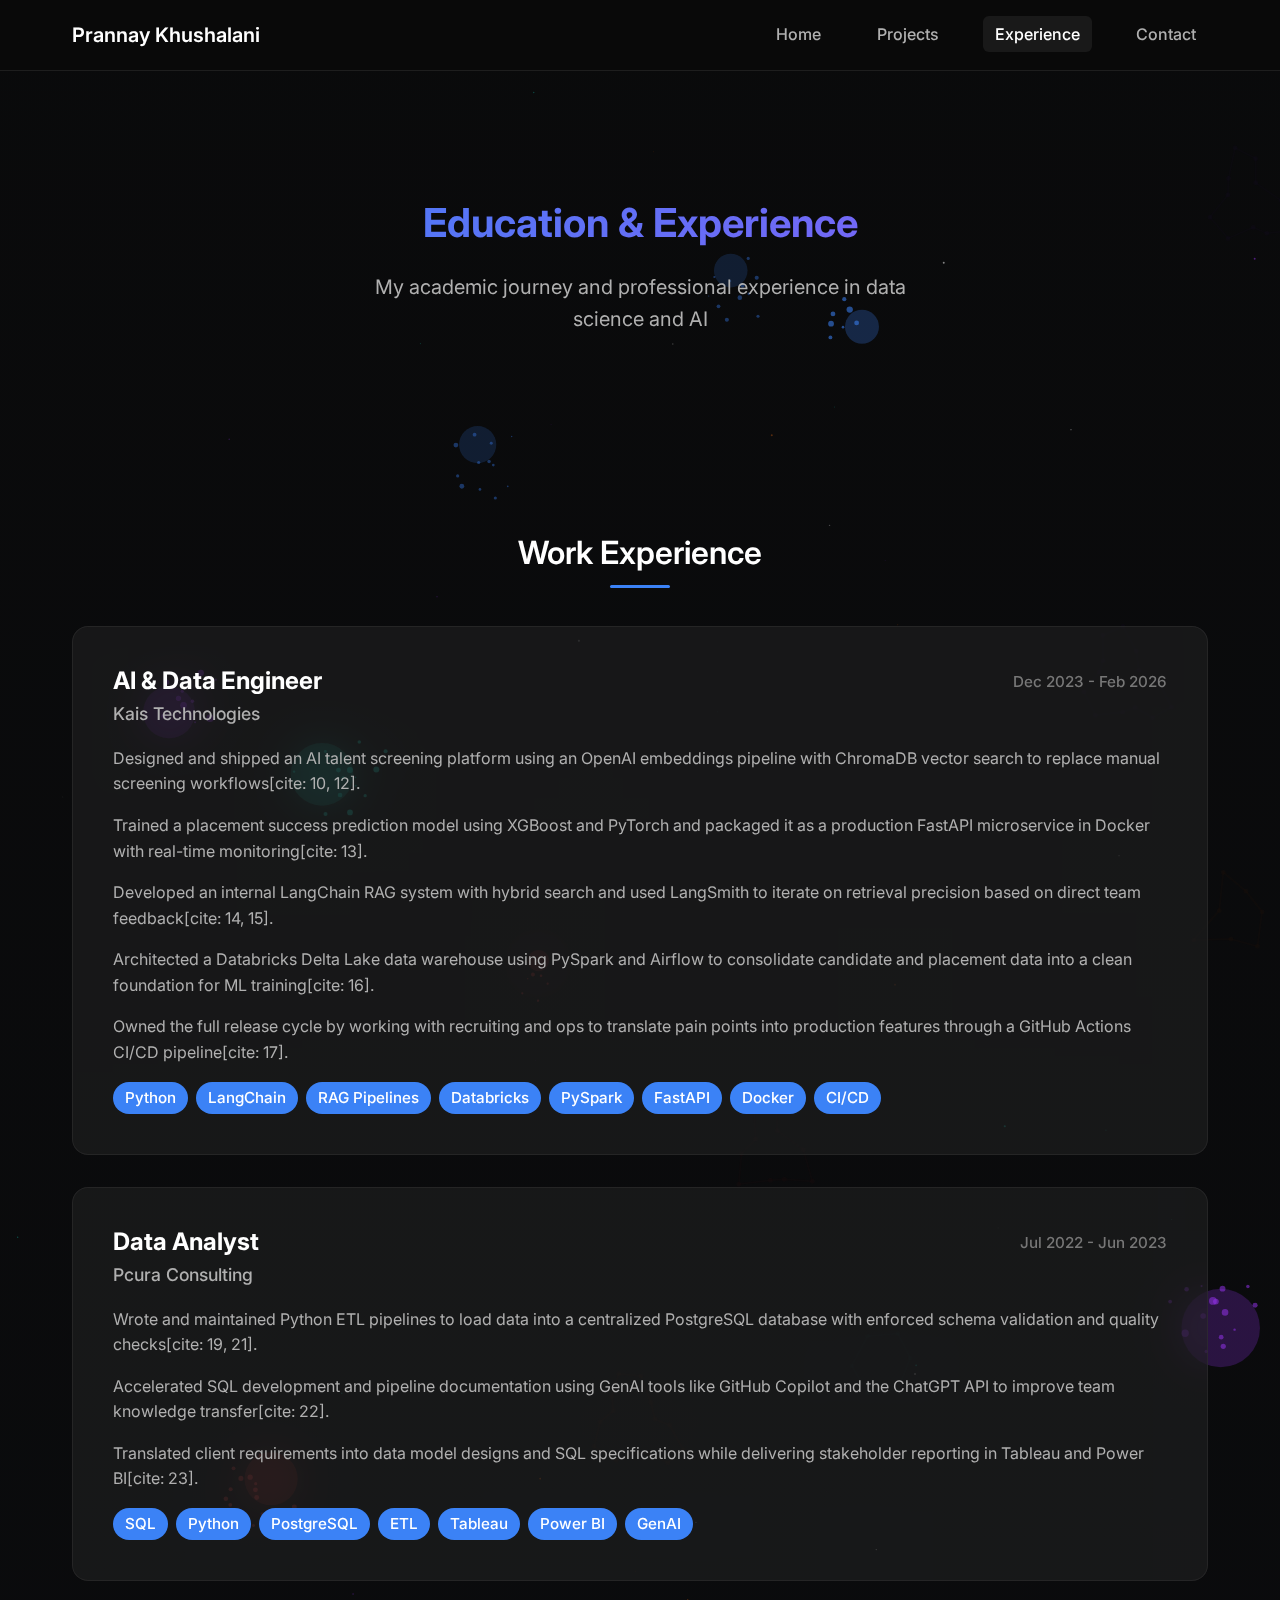
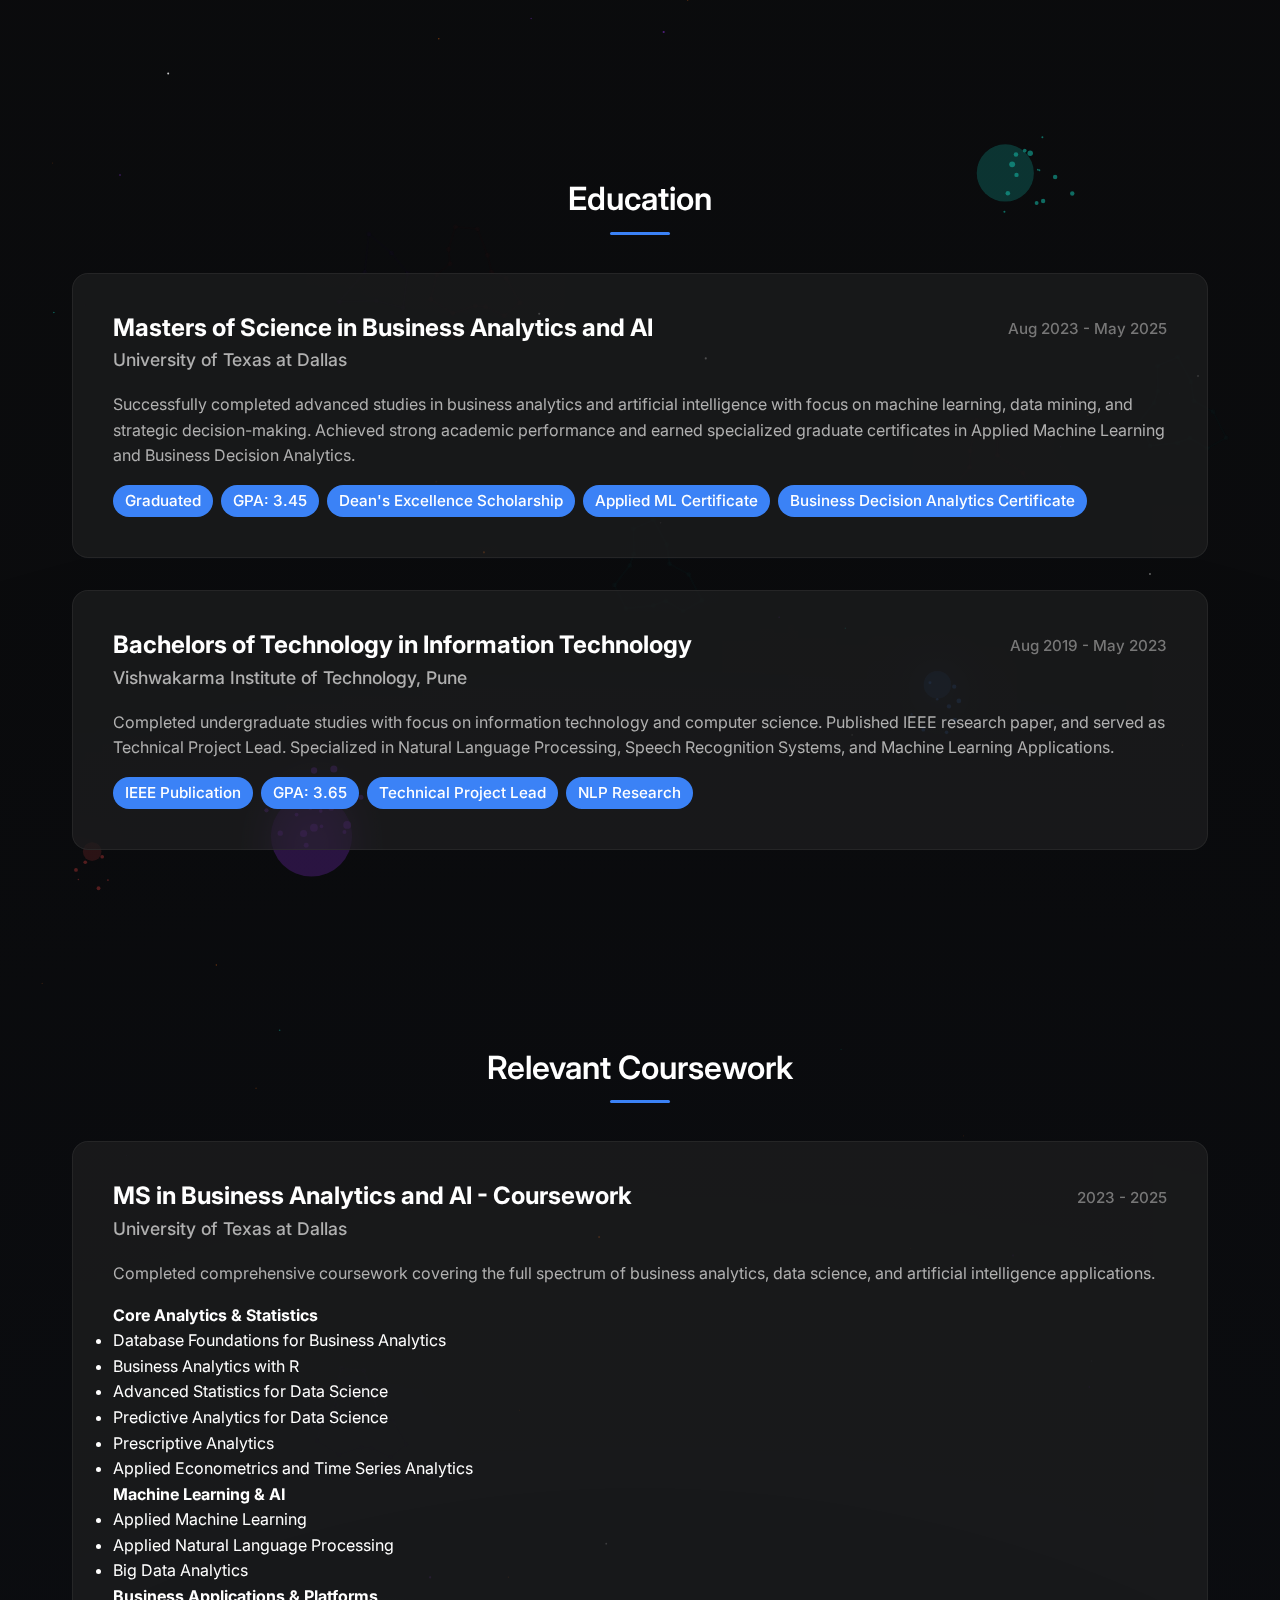
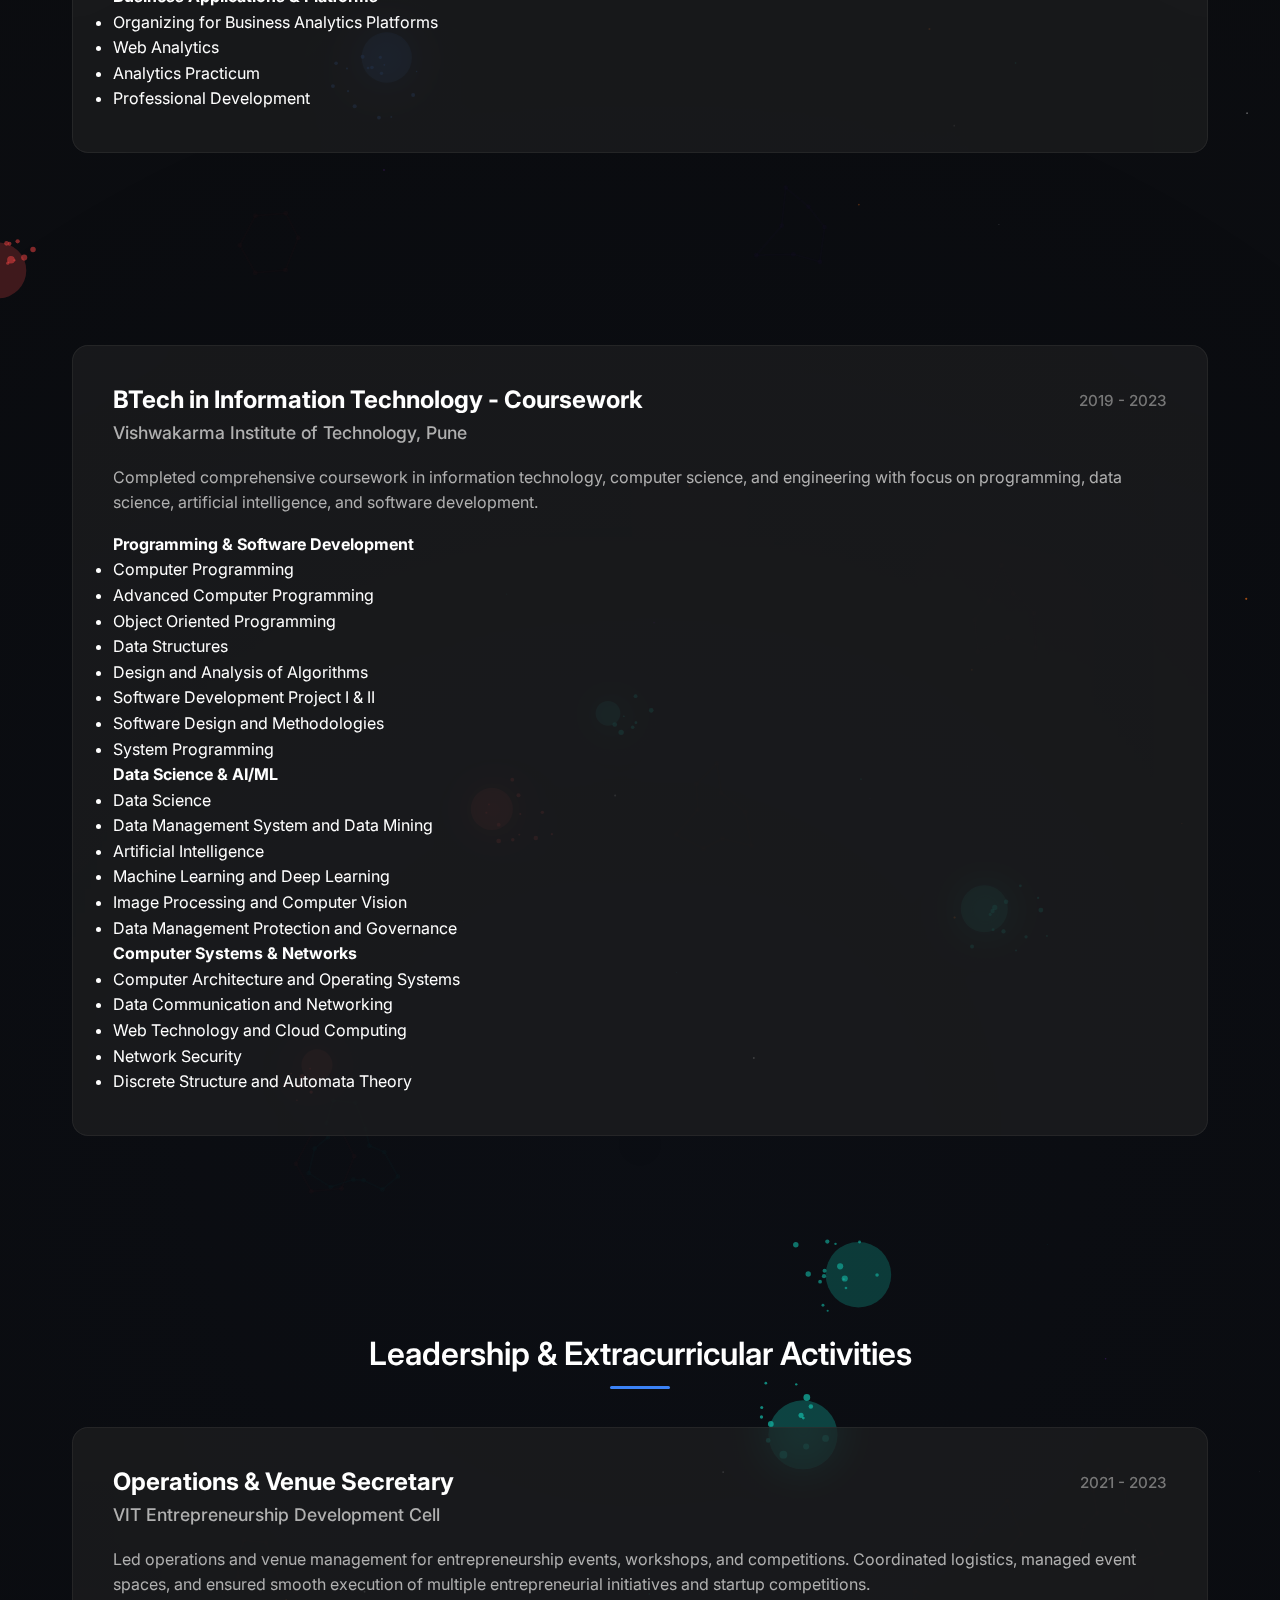
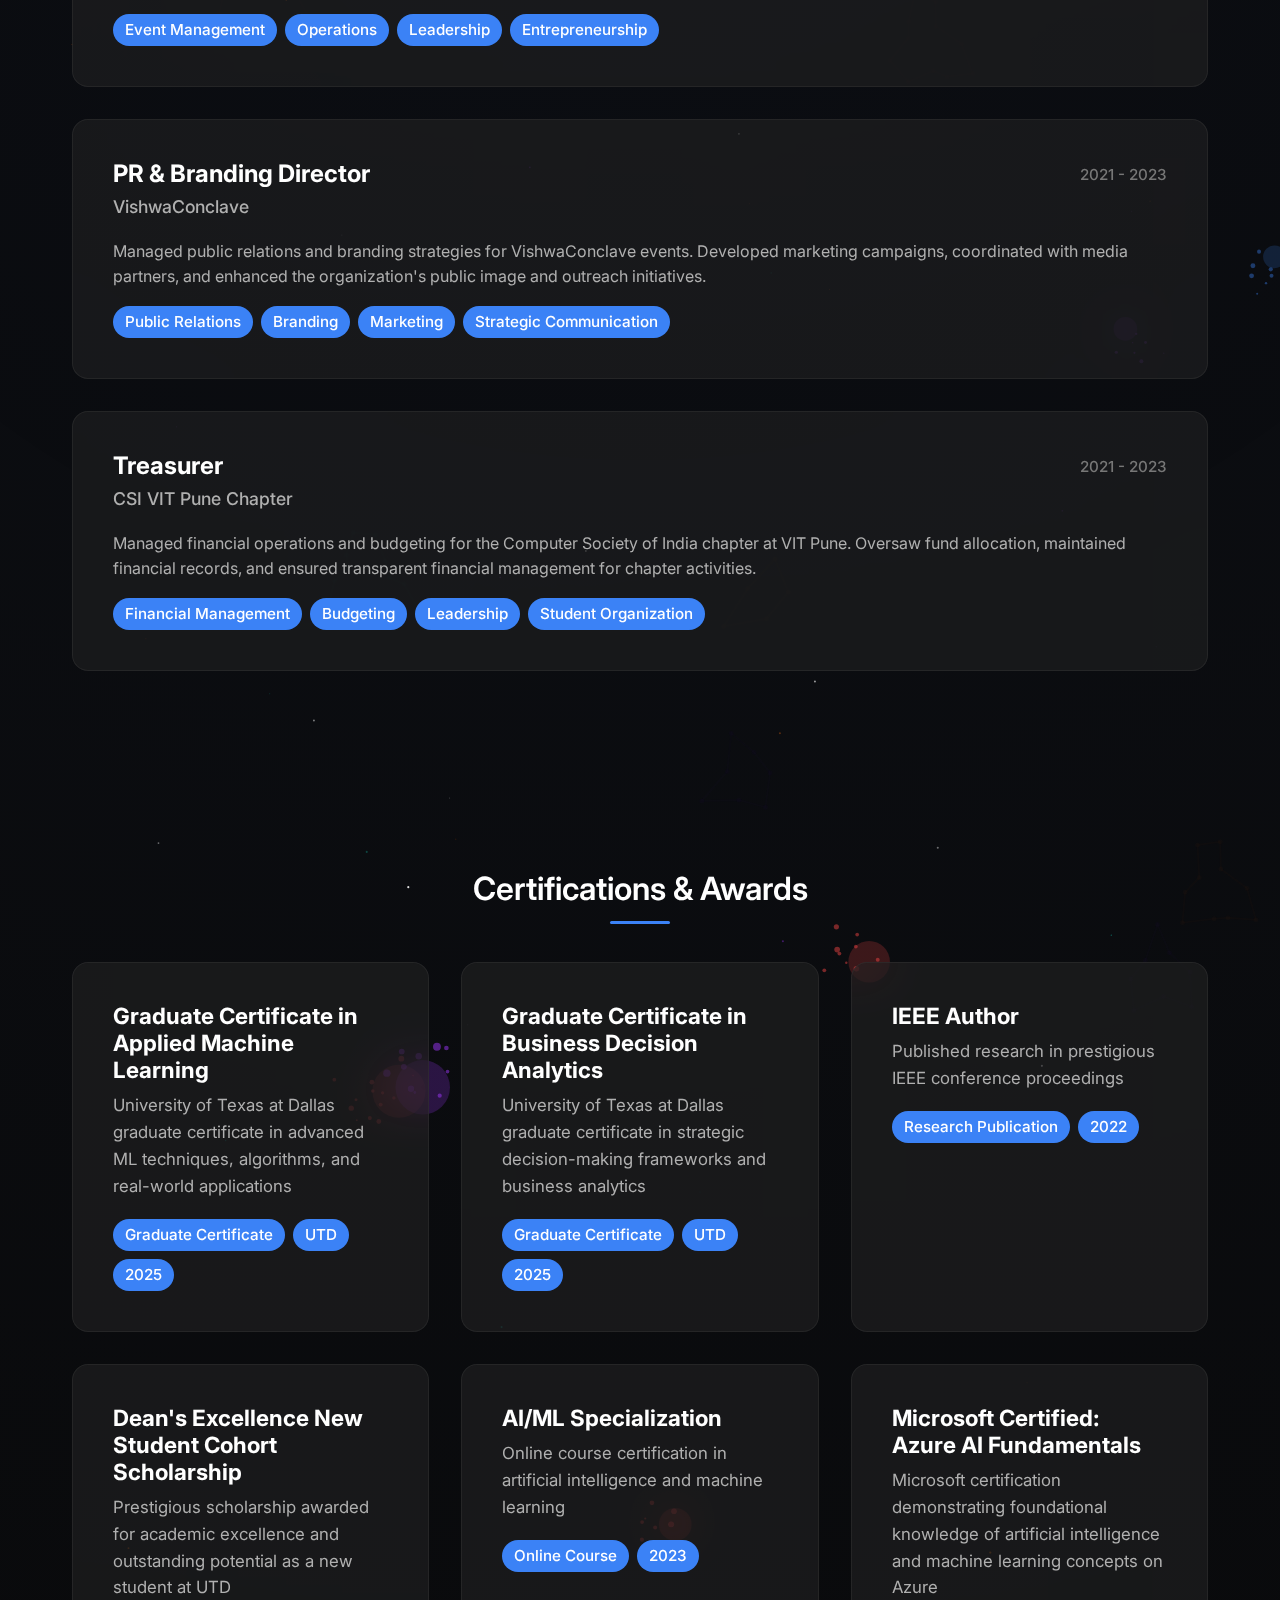
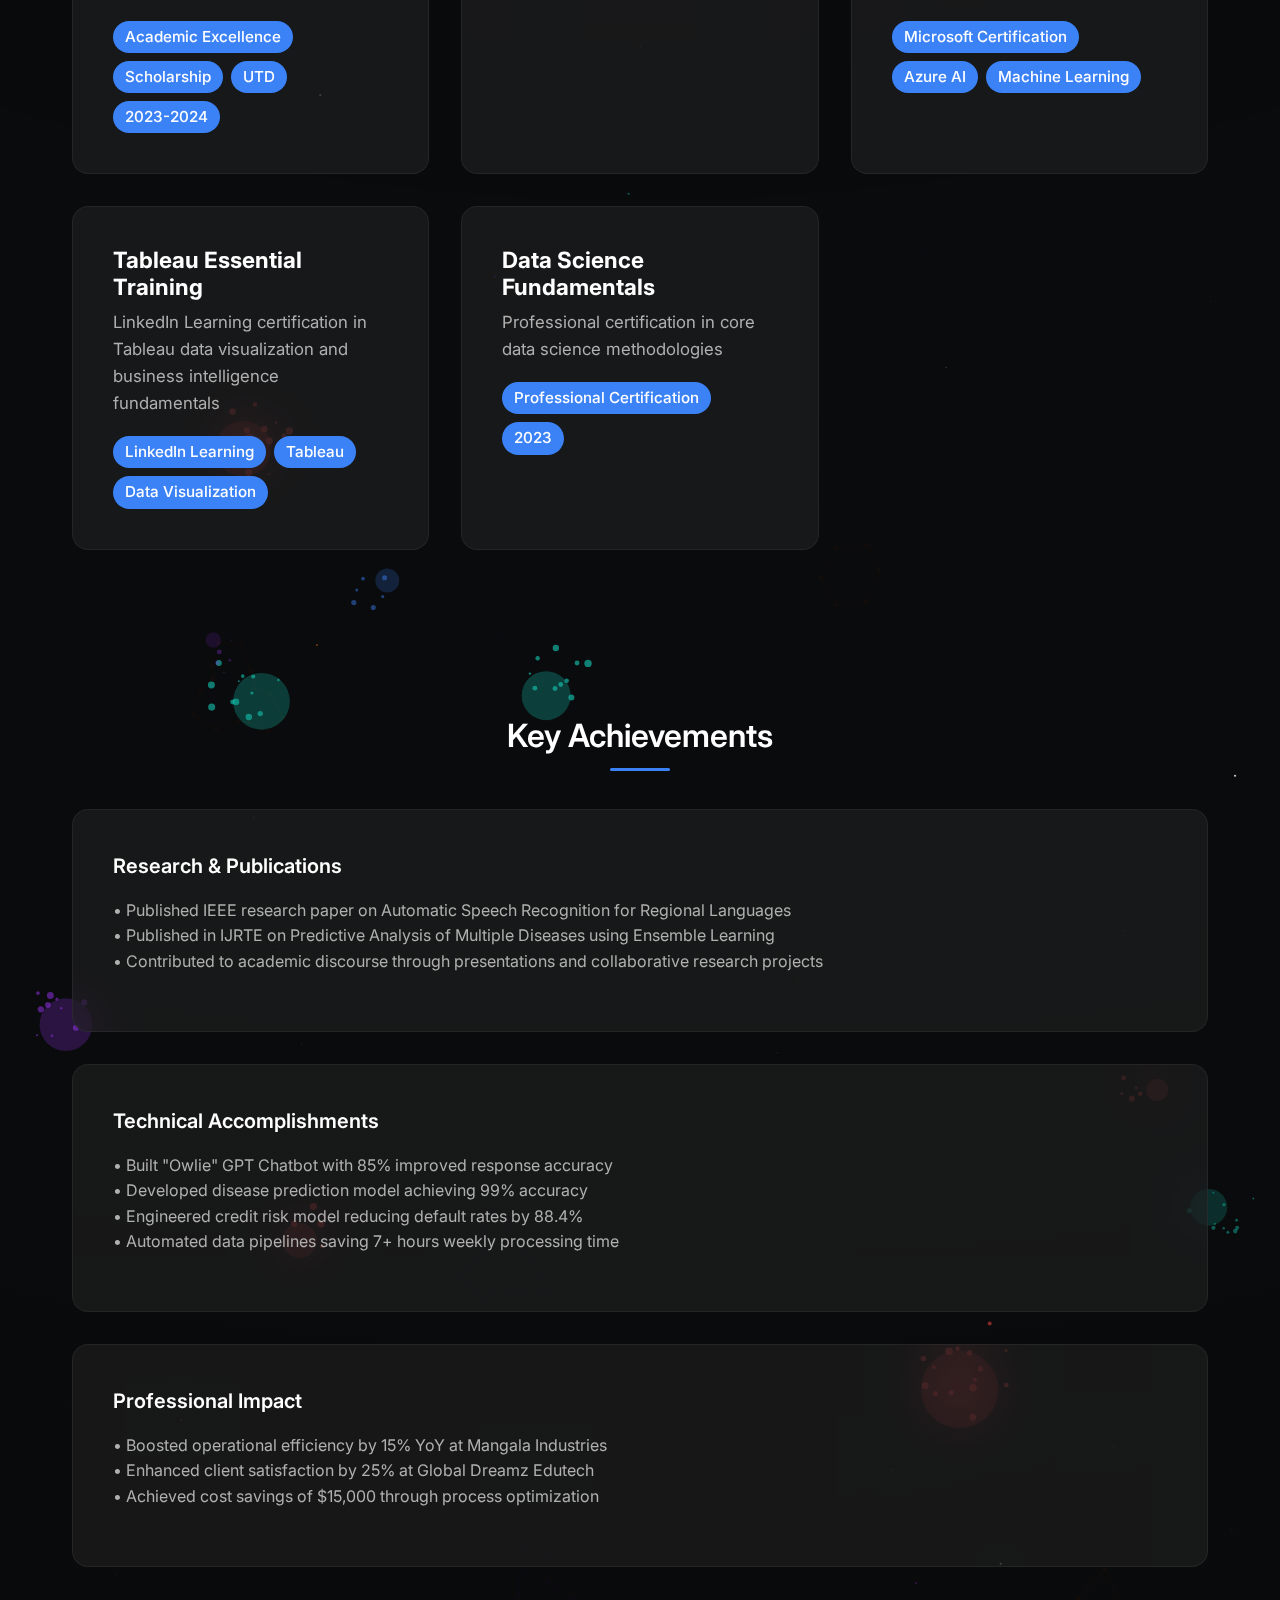
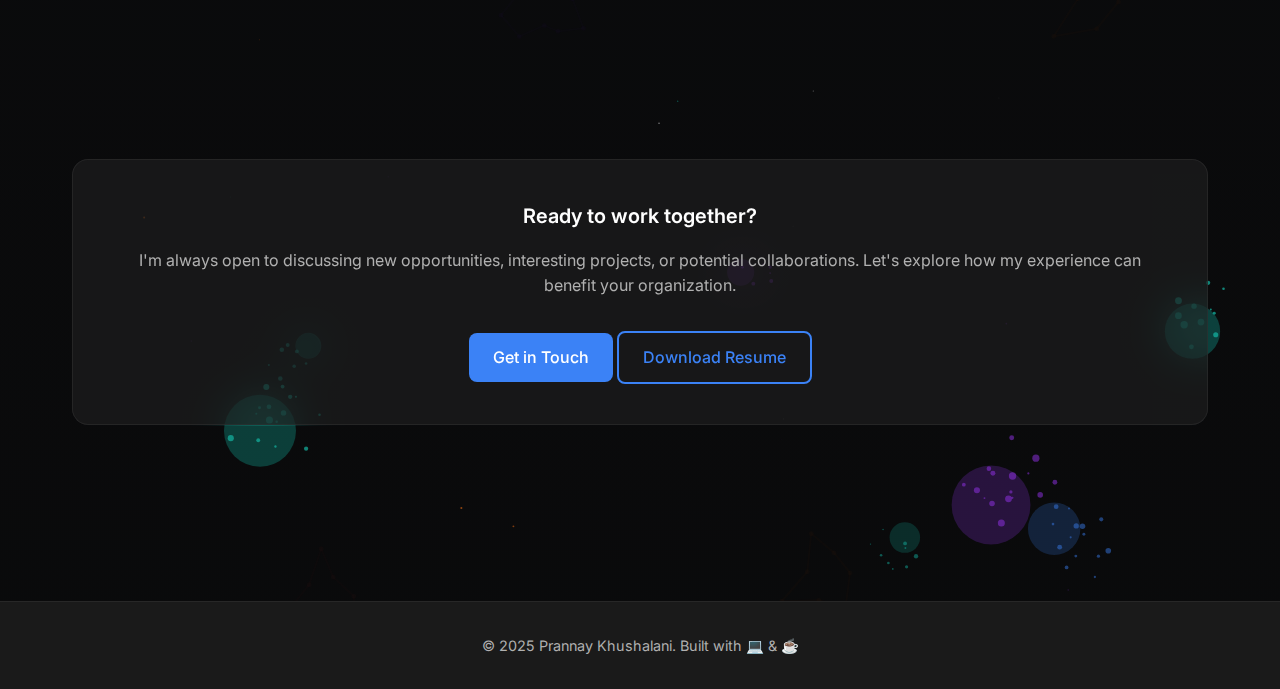
<file: experience.html>
<!DOCTYPE html>
<html lang="en">
<head>
  <meta charset="UTF-8" />
  <meta name="viewport" content="width=device-width, initial-scale=1.0" />
  <title>Education & Experience | Prannay Khushalani</title>
  <link rel="stylesheet" href="styles.css">
  <link rel="icon" href="data:image/svg+xml,<svg xmlns='http://www.w3.org/2000/svg' viewBox='0 0 100 100'><text y='.9em' font-size='90'>💻</text></svg>">

</head>
<body>
  <canvas id="bg-canvas"></canvas>

  <!-- Navigation -->
  <nav>
    <div class="nav-container">
      <a href="index.html" class="nav-brand">Prannay Khushalani</a>
      <ul class="nav-links">
        <li><a href="index.html">Home</a></li>
        <li><a href="projects.html">Projects</a></li>
        <li><a href="experience.html" class="active">Experience</a></li>
        <li><a href="contact.html">Contact</a></li>
      </ul>
    </div>
  </nav>

  <!-- Header -->
  <section class="hero">
    <h1 class="hero-title">Education & Experience</h1>
    <p class="hero-subtitle">My academic journey and professional experience in data science and AI</p>
  </section>

<section class="section">
    <h2 class="section-title">Work Experience</h2>
    
    <div class="experience-item">
      <div class="experience-header">
        <div>
          <h3 class="experience-title">AI & Data Engineer</h3>
          <p class="experience-company">Kais Technologies</p>
        </div>
        <span class="experience-date">Dec 2023 - Feb 2026</span>
      </div>
      <p class="experience-description">
        Designed and shipped an AI talent screening platform using an OpenAI embeddings pipeline with ChromaDB vector search to replace manual screening workflows[cite: 10, 12].
      </p>
      <p class="experience-description">
        Trained a placement success prediction model using XGBoost and PyTorch and packaged it as a production FastAPI microservice in Docker with real-time monitoring[cite: 13].
      </p>
      <p class="experience-description">
        Developed an internal LangChain RAG system with hybrid search and used LangSmith to iterate on retrieval precision based on direct team feedback[cite: 14, 15].
      </p>
      <p class="experience-description">
        Architected a Databricks Delta Lake data warehouse using PySpark and Airflow to consolidate candidate and placement data into a clean foundation for ML training[cite: 16].
      </p>
      <p class="experience-description">
        Owned the full release cycle by working with recruiting and ops to translate pain points into production features through a GitHub Actions CI/CD pipeline[cite: 17].
      </p>
      <div class="project-tech">
        <span class="tech-tag">Python</span>
        <span class="tech-tag">LangChain</span>
        <span class="tech-tag">RAG Pipelines</span>
        <span class="tech-tag">Databricks</span>
        <span class="tech-tag">PySpark</span>
        <span class="tech-tag">FastAPI</span>
        <span class="tech-tag">Docker</span>
        <span class="tech-tag">CI/CD</span>
      </div>
    </div>

    <div class="experience-item">
      <div class="experience-header">
        <div>
          <h3 class="experience-title">Data Analyst</h3>
          <p class="experience-company">Pcura Consulting</p>
        </div>
        <span class="experience-date">Jul 2022 - Jun 2023</span>
      </div>
      <p class="experience-description">
        Wrote and maintained Python ETL pipelines to load data into a centralized PostgreSQL database with enforced schema validation and quality checks[cite: 19, 21].
      </p>
      <p class="experience-description">
        Accelerated SQL development and pipeline documentation using GenAI tools like GitHub Copilot and the ChatGPT API to improve team knowledge transfer[cite: 22].
      </p>
      <p class="experience-description">
        Translated client requirements into data model designs and SQL specifications while delivering stakeholder reporting in Tableau and Power BI[cite: 23].
      </p>
      <div class="project-tech">
        <span class="tech-tag">SQL</span>
        <span class="tech-tag">Python</span>
        <span class="tech-tag">PostgreSQL</span>
        <span class="tech-tag">ETL</span>
        <span class="tech-tag">Tableau</span>
        <span class="tech-tag">Power BI</span>
        <span class="tech-tag">GenAI</span>
      </div>
    </div>
  </section>



  <!-- Education -->
  <section class="section">
    <h2 class="section-title">Education</h2>
    <div class="experience-item">
      <div class="experience-header">
        <div>
          <h3 class="experience-title">Masters of Science in Business Analytics and AI</h3>
          <p class="experience-company">University of Texas at Dallas</p>
        </div>
        <span class="experience-date">Aug 2023 - May 2025</span>
      </div>
      <p class="experience-description">
        Successfully completed advanced studies in business analytics and artificial intelligence with focus on machine learning, data mining, and strategic decision-making. 
        Achieved strong academic performance and earned specialized graduate certificates in Applied Machine Learning and Business Decision Analytics.
      </p>
      <div class="project-tech">
        <span class="tech-tag">Graduated</span>
        <span class="tech-tag">GPA: 3.45</span>
        <span class="tech-tag">Dean's Excellence Scholarship</span>
        <span class="tech-tag">Applied ML Certificate</span>
        <span class="tech-tag">Business Decision Analytics Certificate</span>
      </div>
    </div>

    <div class="experience-item">
      <div class="experience-header">
        <div>
          <h3 class="experience-title">Bachelors of Technology in Information Technology</h3>
          <p class="experience-company">Vishwakarma Institute of Technology, Pune</p>
        </div>
        <span class="experience-date">Aug 2019 - May 2023</span>
      </div>
      <p class="experience-description">
        Completed undergraduate studies with focus on information technology and computer science. Published IEEE research paper, 
        and served as Technical Project Lead. Specialized in Natural Language Processing, 
        Speech Recognition Systems, and Machine Learning Applications.
      </p>
      <div class="project-tech">
        <span class="tech-tag">IEEE Publication</span>
        <span class="tech-tag">GPA: 3.65</span>
        <span class="tech-tag">Technical Project Lead</span>
        <span class="tech-tag">NLP Research</span>
      </div>
    </div>
  </section>

  <!-- Coursework -->
  <section class="section">
    <h2 class="section-title">Relevant Coursework</h2>
    
    <!-- Masters Coursework -->
    <div class="experience-item">
      <div class="experience-header">
        <div>
          <h3 class="experience-title">MS in Business Analytics and AI - Coursework</h3>
          <p class="experience-company">University of Texas at Dallas</p>
        </div>
        <span class="experience-date">2023 - 2025</span>
      </div>
      <p class="experience-description">
        Completed comprehensive coursework covering the full spectrum of business analytics, data science, and artificial intelligence applications.
      </p>
      <div class="coursework-grid">
        <div class="coursework-category">
          <h4>Core Analytics & Statistics</h4>
          <ul class="course-list">
            <li>Database Foundations for Business Analytics</li>
            <li>Business Analytics with R</li>
            <li>Advanced Statistics for Data Science</li>
            <li>Predictive Analytics for Data Science</li>
            <li>Prescriptive Analytics</li>
            <li>Applied Econometrics and Time Series Analytics</li>
          </ul>
        </div>
        <div class="coursework-category">
          <h4>Machine Learning & AI</h4>
          <ul class="course-list">
            <li>Applied Machine Learning</li>
            <li>Applied Natural Language Processing</li>
            <li>Big Data Analytics</li>
          </ul>
        </div>
        <div class="coursework-category">
          <h4>Business Applications & Platforms</h4>
          <ul class="course-list">
            <li>Organizing for Business Analytics Platforms</li>
            <li>Web Analytics</li>
            <li>Analytics Practicum</li>
            <li>Professional Development</li>
          </ul>
        </div>
      </div>
    </div>
  </section>

  <!-- Bachelors Coursework -->
  <section class="section">
    <div class="experience-item">
      <div class="experience-header">
        <div>
          <h3 class="experience-title">BTech in Information Technology - Coursework</h3>
          <p class="experience-company">Vishwakarma Institute of Technology, Pune</p>
        </div>
        <span class="experience-date">2019 - 2023</span>
      </div>
      <p class="experience-description">
        Completed comprehensive coursework in information technology, computer science, and engineering with focus on programming, 
        data science, artificial intelligence, and software development.
      </p>
      <div class="coursework-grid">
        <div class="coursework-category">
          <h4>Programming & Software Development</h4>
          <ul class="course-list">
            <li>Computer Programming</li>
            <li>Advanced Computer Programming</li>
            <li>Object Oriented Programming</li>
            <li>Data Structures</li>
            <li>Design and Analysis of Algorithms</li>
            <li>Software Development Project I & II</li>
            <li>Software Design and Methodologies</li>
            <li>System Programming</li>
          </ul>
        </div>
        <div class="coursework-category">
          <h4>Data Science & AI/ML</h4>
          <ul class="course-list">
            <li>Data Science</li>
            <li>Data Management System and Data Mining</li>
            <li>Artificial Intelligence</li>
            <li>Machine Learning and Deep Learning</li>
            <li>Image Processing and Computer Vision</li>
            <li>Data Management Protection and Governance</li>
          </ul>
        </div>
        <div class="coursework-category">
          <h4>Computer Systems & Networks</h4>
          <ul class="course-list">
            <li>Computer Architecture and Operating Systems</li>
            <li>Data Communication and Networking</li>
            <li>Web Technology and Cloud Computing</li>
            <li>Network Security</li>
            <li>Discrete Structure and Automata Theory</li>
          </ul>
        </div>
      </div>
    </div>
  </section>

  <!-- Leadership & Extracurricular Activities -->
  <section class="section">
    <h2 class="section-title">Leadership & Extracurricular Activities</h2>
    <div class="experience-item">
      <div class="experience-header">
        <div>
          <h3 class="experience-title">Operations & Venue Secretary</h3>
          <p class="experience-company">VIT Entrepreneurship Development Cell</p>
        </div>
        <span class="experience-date">2021 - 2023</span>
      </div>
      <p class="experience-description">
        Led operations and venue management for entrepreneurship events, workshops, and competitions. Coordinated logistics, 
        managed event spaces, and ensured smooth execution of multiple entrepreneurial initiatives and startup competitions.
      </p>
      <div class="project-tech">
        <span class="tech-tag">Event Management</span>
        <span class="tech-tag">Operations</span>
        <span class="tech-tag">Leadership</span>
        <span class="tech-tag">Entrepreneurship</span>
      </div>
    </div>

    <div class="experience-item">
      <div class="experience-header">
        <div>
          <h3 class="experience-title">PR & Branding Director</h3>
          <p class="experience-company">VishwaConclave</p>
        </div>
        <span class="experience-date">2021 - 2023</span>
      </div>
      <p class="experience-description">
        Managed public relations and branding strategies for VishwaConclave events. Developed marketing campaigns, 
        coordinated with media partners, and enhanced the organization's public image and outreach initiatives.
      </p>
      <div class="project-tech">
        <span class="tech-tag">Public Relations</span>
        <span class="tech-tag">Branding</span>
        <span class="tech-tag">Marketing</span>
        <span class="tech-tag">Strategic Communication</span>
      </div>
    </div>

    <div class="experience-item">
      <div class="experience-header">
        <div>
          <h3 class="experience-title">Treasurer</h3>
          <p class="experience-company">CSI VIT Pune Chapter</p>
        </div>
        <span class="experience-date">2021 - 2023</span>
      </div>
      <p class="experience-description">
        Managed financial operations and budgeting for the Computer Society of India chapter at VIT Pune. 
        Oversaw fund allocation, maintained financial records, and ensured transparent financial management for chapter activities.
      </p>
      <div class="project-tech">
        <span class="tech-tag">Financial Management</span>
        <span class="tech-tag">Budgeting</span>
        <span class="tech-tag">Leadership</span>
        <span class="tech-tag">Student Organization</span>
      </div>
    </div>
  </section>

  <!-- Certifications & Awards -->
  <section class="section">
    <h2 class="section-title">Certifications & Awards</h2>
    <div class="projects-grid">
      <div class="project-card">
        <h3 class="project-title">Graduate Certificate in Applied Machine Learning</h3>
        <p class="project-description">University of Texas at Dallas graduate certificate in advanced ML techniques, algorithms, and real-world applications</p>
        <div class="project-tech">
          <span class="tech-tag">Graduate Certificate</span>
          <span class="tech-tag">UTD</span>
          <span class="tech-tag">2025</span>
        </div>
      </div>

      <div class="project-card">
        <h3 class="project-title">Graduate Certificate in Business Decision Analytics</h3>
        <p class="project-description">University of Texas at Dallas graduate certificate in strategic decision-making frameworks and business analytics</p>
        <div class="project-tech">
          <span class="tech-tag">Graduate Certificate</span>
          <span class="tech-tag">UTD</span>
          <span class="tech-tag">2025</span>
        </div>
      </div>

      <div class="project-card">
        <h3 class="project-title">IEEE Author</h3>
        <p class="project-description">Published research in prestigious IEEE conference proceedings</p>
        <div class="project-tech">
          <span class="tech-tag">Research Publication</span>
          <span class="tech-tag">2022</span>
        </div>
      </div>

      <div class="project-card">
        <h3 class="project-title">Dean's Excellence New Student Cohort Scholarship</h3>
        <p class="project-description">Prestigious scholarship awarded for academic excellence and outstanding potential as a new student at UTD</p>
        <div class="project-tech">
          <span class="tech-tag">Academic Excellence</span>
          <span class="tech-tag">Scholarship</span>
          <span class="tech-tag">UTD</span>
          <span class="tech-tag">2023-2024</span>
        </div>
      </div>

      <div class="project-card">
        <h3 class="project-title">AI/ML Specialization</h3>
        <p class="project-description">Online course certification in artificial intelligence and machine learning</p>
        <div class="project-tech">
          <span class="tech-tag">Online Course</span>
          <span class="tech-tag">2023</span>
        </div>
      </div>

      <div class="project-card">
        <h3 class="project-title">Microsoft Certified: Azure AI Fundamentals</h3>
        <p class="project-description">Microsoft certification demonstrating foundational knowledge of artificial intelligence and machine learning concepts on Azure</p>
        <div class="project-tech">
          <span class="tech-tag">Microsoft Certification</span>
          <span class="tech-tag">Azure AI</span>
          <span class="tech-tag">Machine Learning</span>
        </div>
      </div>

      <div class="project-card">
        <h3 class="project-title">Tableau Essential Training</h3>
        <p class="project-description">LinkedIn Learning certification in Tableau data visualization and business intelligence fundamentals</p>
        <div class="project-tech">
          <span class="tech-tag">LinkedIn Learning</span>
          <span class="tech-tag">Tableau</span>
          <span class="tech-tag">Data Visualization</span>
        </div>
      </div>

      <div class="project-card">
        <h3 class="project-title">Data Science Fundamentals</h3>
        <p class="project-description">Professional certification in core data science methodologies</p>
        <div class="project-tech">
          <span class="tech-tag">Professional Certification</span>
          <span class="tech-tag">2023</span>
        </div>
      </div>
    </div>
  </section>

  <!-- Key Achievements -->
  <section class="section">
    <h2 class="section-title">Key Achievements</h2>
    <div class="card">
      <h3 class="card-title">Research & Publications</h3>
      <p class="card-text">
        • Published IEEE research paper on Automatic Speech Recognition for Regional Languages<br>
        • Published in IJRTE on Predictive Analysis of Multiple Diseases using Ensemble Learning<br>
        • Contributed to academic discourse through presentations and collaborative research projects
      </p>
    </div>

    <div class="card">
      <h3 class="card-title">Technical Accomplishments</h3>
      <p class="card-text">
        • Built "Owlie" GPT Chatbot with 85% improved response accuracy<br>
        • Developed disease prediction model achieving 99% accuracy<br>
        • Engineered credit risk model reducing default rates by 88.4%<br>
        • Automated data pipelines saving 7+ hours weekly processing time
      </p>
    </div>

          <div class="card">
        <h3 class="card-title">Professional Impact</h3>
        <p class="card-text">
          • Boosted operational efficiency by 15% YoY at Mangala Industries<br>
          • Enhanced client satisfaction by 25% at Global Dreamz Edutech<br>
          • Achieved cost savings of $15,000 through process optimization
        </p>
      </div>
  </section>

  <!-- Call to Action -->
  <section class="section">
    <div class="card text-center">
      <h3 class="card-title">Ready to work together?</h3>
      <p class="card-text">
        I'm always open to discussing new opportunities, interesting projects, or potential collaborations. 
        Let's explore how my experience can benefit your organization.
      </p>
      <div class="mt-2">
        <a href="contact.html" class="btn">Get in Touch</a>
        <a href="assets/Prannay_Khushalani_Resume.pdf" class="btn btn-outline">Download Resume</a>
      </div>
    </div>
  </section>

  <footer>
    <div class="text-center">
      <p>© 2025 Prannay Khushalani. Built with 💻 & ☕</p>
    </div>
  </footer>

  <script src="script.js"></script>
  <script src="bg-canvas.js"></script>
</body>
</html>
</file>
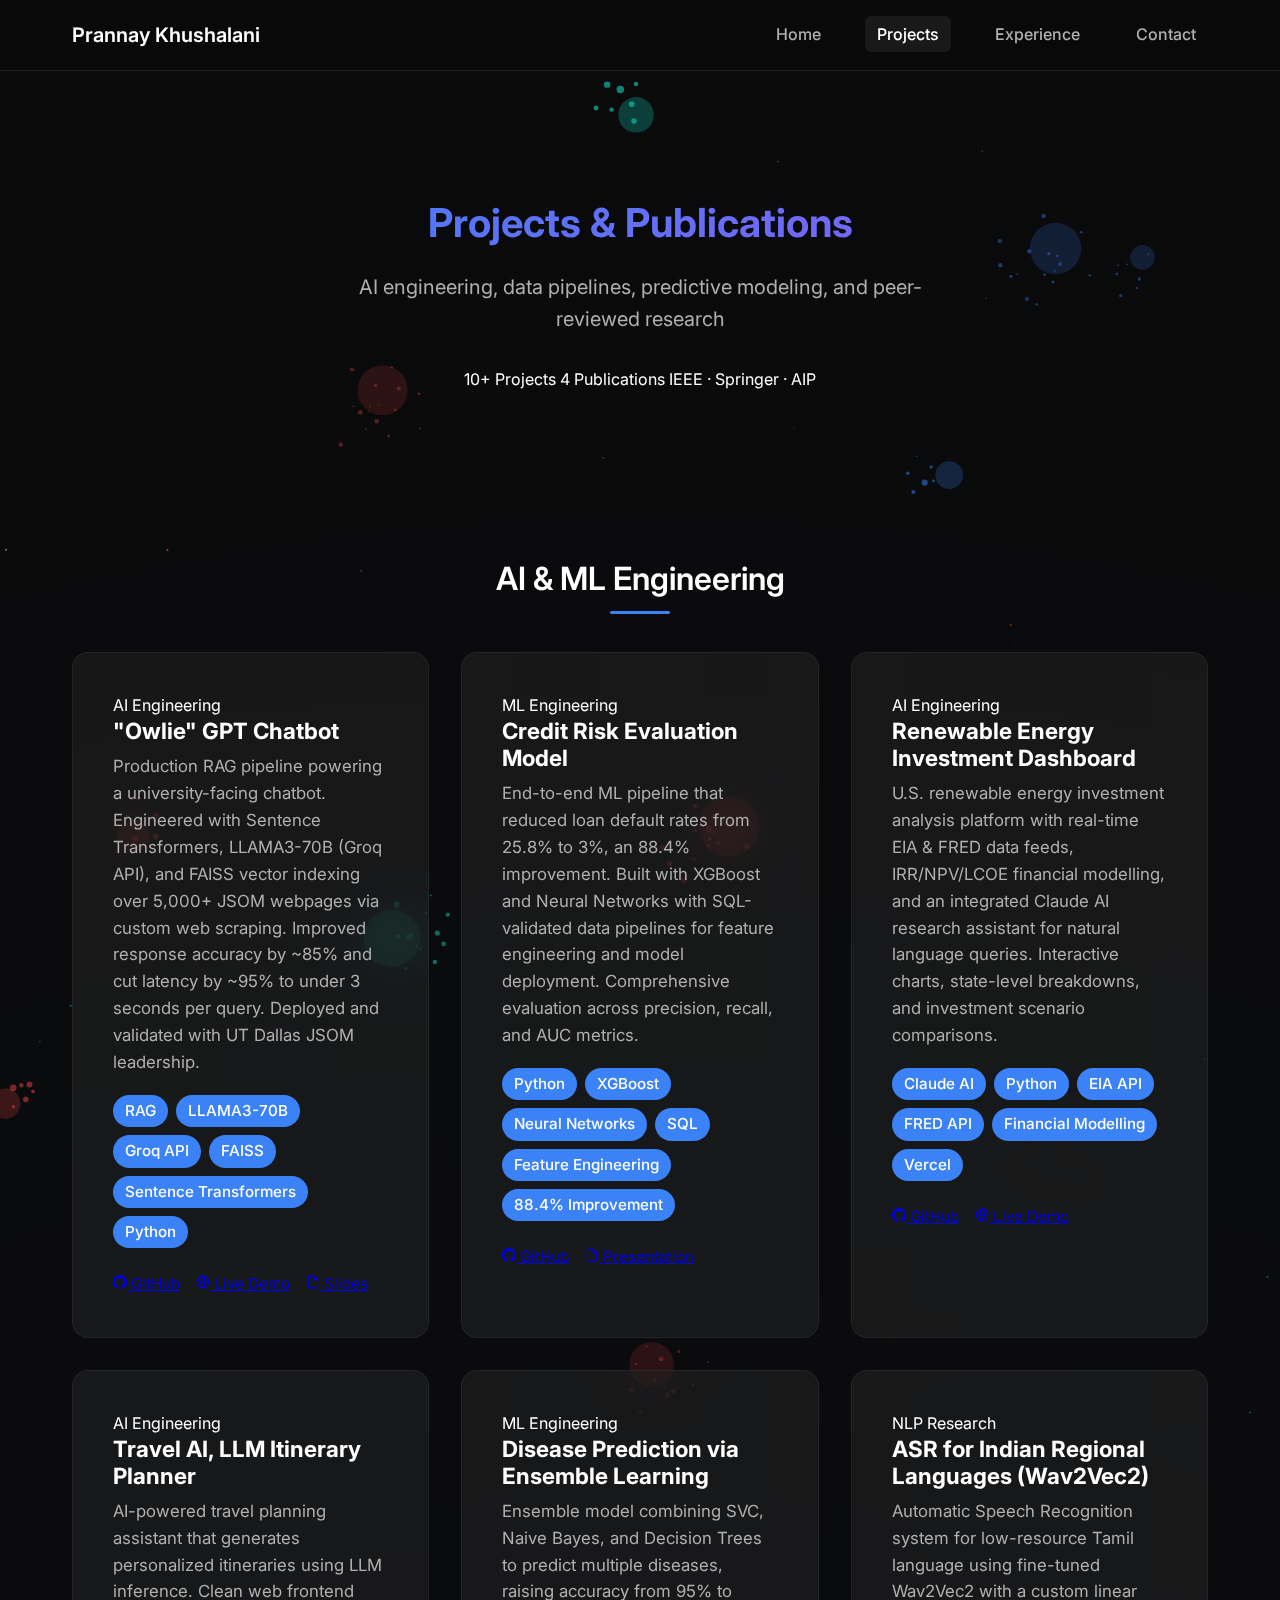
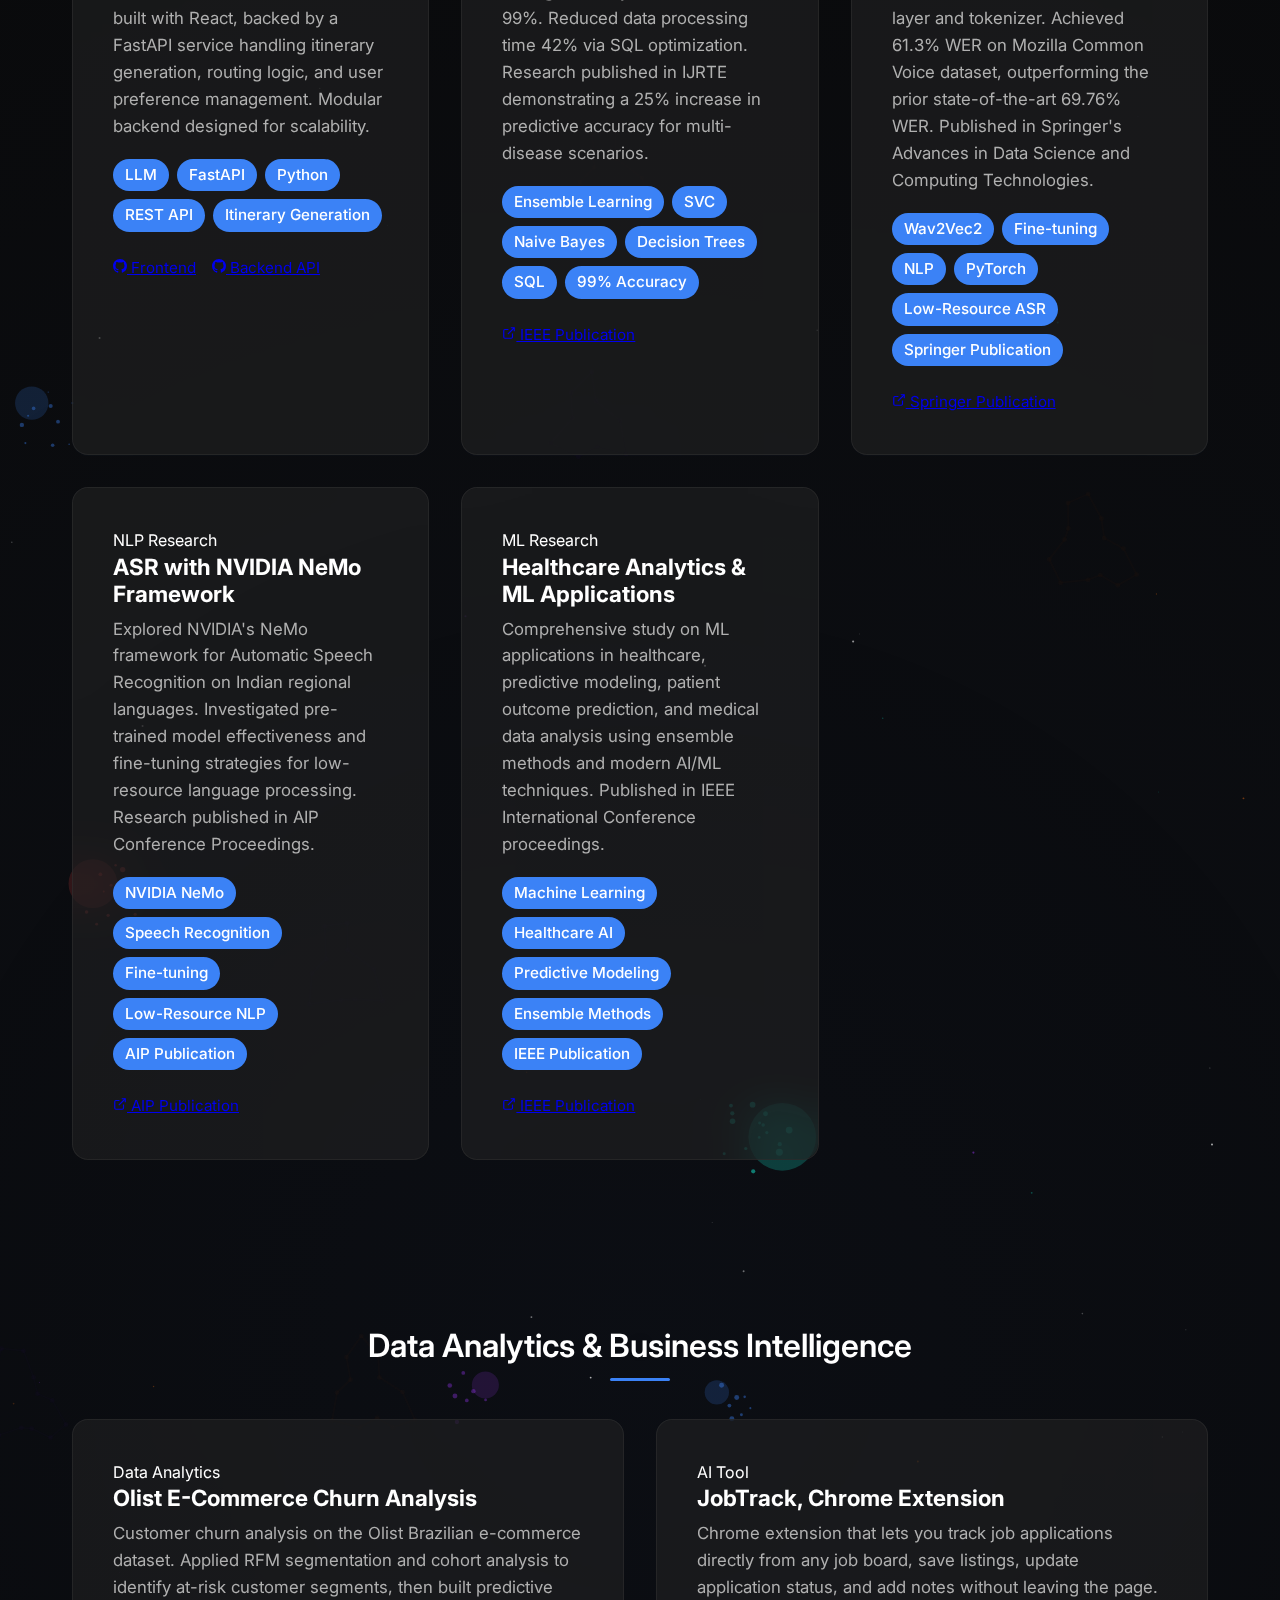
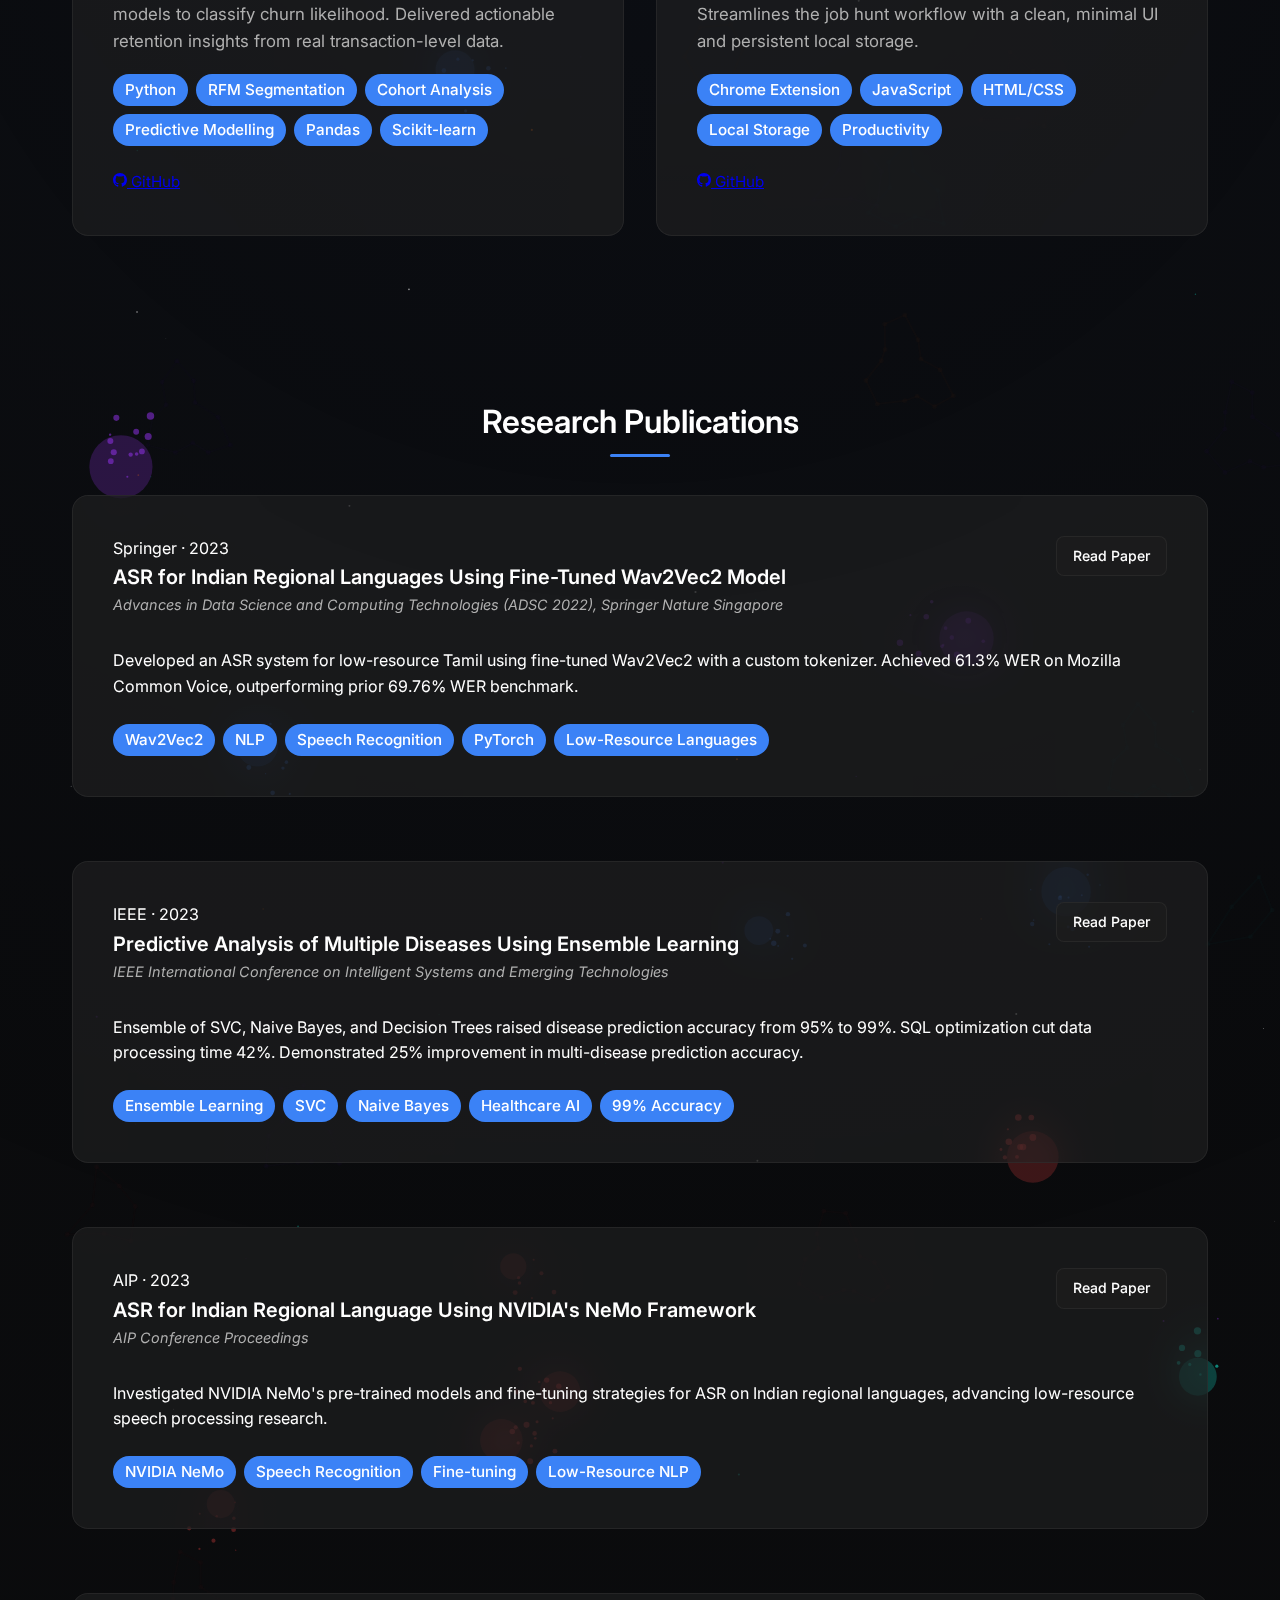
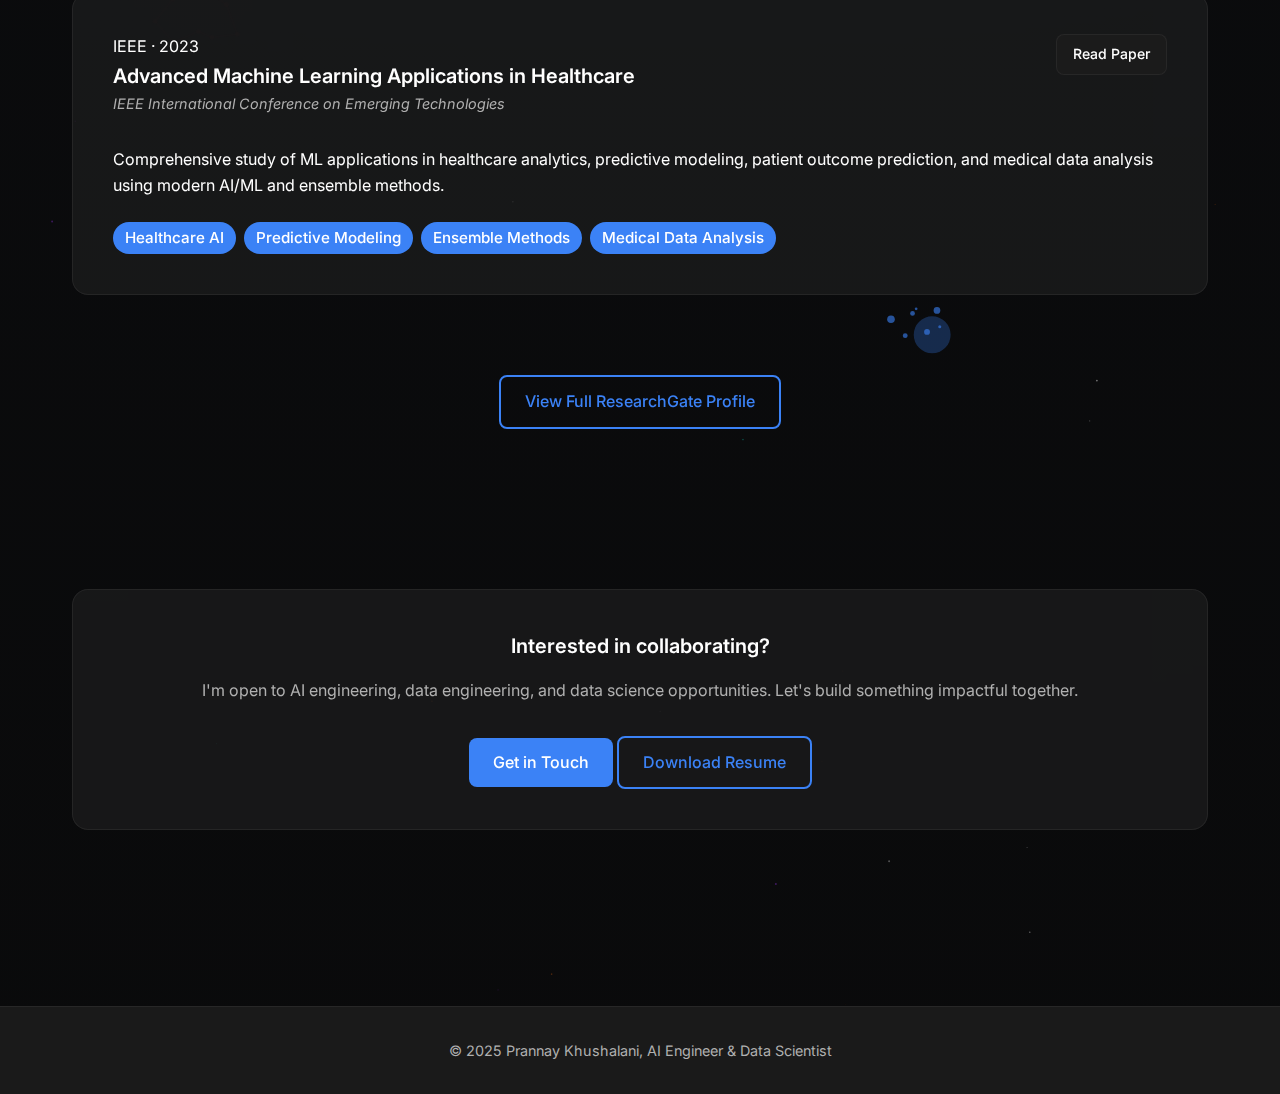
<file: projects.html>
<!DOCTYPE html>
<html lang="en">
<head>
  <meta charset="UTF-8" />
  <meta name="viewport" content="width=device-width, initial-scale=1.0" />
  <title>Projects & Publications | Prannay Khushalani</title>
  <link rel="stylesheet" href="styles.css?v=3">
  <link rel="icon" href="data:image/svg+xml,<svg xmlns='http://www.w3.org/2000/svg' viewBox='0 0 100 100'><text y='.9em' font-size='90'>💻</text></svg>">
</head>
<body>
  <canvas id="bg-canvas"></canvas>

  <!-- Navigation -->
  <nav>
    <div class="nav-container">
      <a href="index.html" class="nav-brand">Prannay Khushalani</a>
      <ul class="nav-links">
        <li><a href="index.html">Home</a></li>
        <li><a href="projects.html" class="active">Projects</a></li>
        <li><a href="experience.html">Experience</a></li>
        <li><a href="contact.html">Contact</a></li>
      </ul>
    </div>
  </nav>

  <!-- Header -->
  <section class="hero">
    <h1 class="hero-title">Projects &amp; Publications</h1>
    <p class="hero-subtitle">AI engineering, data pipelines, predictive modeling, and peer-reviewed research</p>
    <div class="hero-badges" style="margin-top: 1.5rem;">
      <span class="hero-badge">10+ Projects</span>
      <span class="hero-badge">4 Publications</span>
      <span class="hero-badge">IEEE · Springer · AIP</span>
    </div>
  </section>

  <!-- AI / ML Engineering Projects -->
  <section class="section">
    <h2 class="section-title">AI &amp; ML Engineering</h2>
    <div class="projects-grid">

      <div class="project-card">
        <div class="project-category-badge badge-ai">AI Engineering</div>
        <h3 class="project-title">"Owlie" GPT Chatbot</h3>
        <p class="project-description">
          Production RAG pipeline powering a university-facing chatbot. Engineered with Sentence Transformers,
          LLAMA3-70B (Groq API), and FAISS vector indexing over 5,000+ JSOM webpages via custom web scraping.
          Improved response accuracy by ~85% and cut latency by ~95% to under 3 seconds per query.
          Deployed and validated with UT Dallas JSOM leadership.
        </p>
        <div class="project-tech">
          <span class="tech-tag">RAG</span>
          <span class="tech-tag">LLAMA3-70B</span>
          <span class="tech-tag">Groq API</span>
          <span class="tech-tag">FAISS</span>
          <span class="tech-tag">Sentence Transformers</span>
          <span class="tech-tag">Python</span>
        </div>
        <div class="project-links">
          <a href="https://github.com/Prannay-tech/owl_frontend" target="_blank" class="btn-link">
            <svg width="14" height="14" viewBox="0 0 24 24" fill="currentColor"><path d="M12 0C5.37 0 0 5.37 0 12c0 5.31 3.435 9.795 8.205 11.385.6.105.825-.255.825-.57 0-.285-.015-1.23-.015-2.235-3.015.555-3.795-.735-4.035-1.41-.135-.345-.72-1.41-1.23-1.695-.42-.225-1.02-.78-.015-.795.945-.015 1.62.87 1.845 1.23 1.08 1.815 2.805 1.305 3.495.99.105-.78.42-1.305.765-1.605-2.67-.3-5.46-1.335-5.46-5.925 0-1.305.465-2.385 1.23-3.225-.12-.3-.54-1.53.12-3.18 0 0 1.005-.315 3.3 1.23.96-.27 1.98-.405 3-.405s2.04.135 3 .405c2.295-1.56 3.3-1.23 3.3-1.23.66 1.65.24 2.88.12 3.18.765.84 1.23 1.905 1.23 3.225 0 4.605-2.805 5.625-5.475 5.925.435.375.81 1.095.81 2.22 0 1.605-.015 2.895-.015 3.3 0 .315.225.69.825.57A12.02 12.02 0 0 0 24 12c0-6.63-5.37-12-12-12z"/></svg>
            GitHub
          </a>
          <a href="https://owl-frontend-pied.vercel.app" target="_blank" class="btn-link btn-link-live">
            <svg width="14" height="14" viewBox="0 0 24 24" fill="none" stroke="currentColor" stroke-width="2"><circle cx="12" cy="12" r="10"/><line x1="2" y1="12" x2="22" y2="12"/><path d="M12 2a15.3 15.3 0 0 1 4 10 15.3 15.3 0 0 1-4 10 15.3 15.3 0 0 1-4-10 15.3 15.3 0 0 1 4-10z"/></svg>
            Live Demo
          </a>
          <a href="presentations/owlie-chatbot-presentation.pdf" target="_blank" class="btn-link">
            <svg width="14" height="14" viewBox="0 0 24 24" fill="none" stroke="currentColor" stroke-width="2"><path d="M14 2H6a2 2 0 0 0-2 2v16a2 2 0 0 0 2 2h12a2 2 0 0 0 2-2V8z"/><polyline points="14 2 14 8 20 8"/></svg>
            Slides
          </a>
        </div>
      </div>

      <div class="project-card">
        <div class="project-category-badge badge-ml">ML Engineering</div>
        <h3 class="project-title">Credit Risk Evaluation Model</h3>
        <p class="project-description">
          End-to-end ML pipeline that reduced loan default rates from 25.8% to 3%, an 88.4% improvement.
          Built with XGBoost and Neural Networks with SQL-validated data pipelines for feature engineering
          and model deployment. Comprehensive evaluation across precision, recall, and AUC metrics.
        </p>
        <div class="project-tech">
          <span class="tech-tag">Python</span>
          <span class="tech-tag">XGBoost</span>
          <span class="tech-tag">Neural Networks</span>
          <span class="tech-tag">SQL</span>
          <span class="tech-tag">Feature Engineering</span>
          <span class="tech-tag">88.4% Improvement</span>
        </div>
        <div class="project-links">
          <a href="https://github.com/Prannay-tech/Credit-Risk-Project" target="_blank" class="btn-link">
            <svg width="14" height="14" viewBox="0 0 24 24" fill="currentColor"><path d="M12 0C5.37 0 0 5.37 0 12c0 5.31 3.435 9.795 8.205 11.385.6.105.825-.255.825-.57 0-.285-.015-1.23-.015-2.235-3.015.555-3.795-.735-4.035-1.41-.135-.345-.72-1.41-1.23-1.695-.42-.225-1.02-.78-.015-.795.945-.015 1.62.87 1.845 1.23 1.08 1.815 2.805 1.305 3.495.99.105-.78.42-1.305.765-1.605-2.67-.3-5.46-1.335-5.46-5.925 0-1.305.465-2.385 1.23-3.225-.12-.3-.54-1.53.12-3.18 0 0 1.005-.315 3.3 1.23.96-.27 1.98-.405 3-.405s2.04.135 3 .405c2.295-1.56 3.3-1.23 3.3-1.23.66 1.65.24 2.88.12 3.18.765.84 1.23 1.905 1.23 3.225 0 4.605-2.805 5.625-5.475 5.925.435.375.81 1.095.81 2.22 0 1.605-.015 2.895-.015 3.3 0 .315.225.69.825.57A12.02 12.02 0 0 0 24 12c0-6.63-5.37-12-12-12z"/></svg>
            GitHub
          </a>
          <a href="presentations/credit-risk-presentation.pdf" target="_blank" class="btn-link">
            <svg width="14" height="14" viewBox="0 0 24 24" fill="none" stroke="currentColor" stroke-width="2"><path d="M14 2H6a2 2 0 0 0-2 2v16a2 2 0 0 0 2 2h12a2 2 0 0 0 2-2V8z"/><polyline points="14 2 14 8 20 8"/></svg>
            Presentation
          </a>
        </div>
      </div>

      <div class="project-card">
        <div class="project-category-badge badge-ai">AI Engineering</div>
        <h3 class="project-title">Renewable Energy Investment Dashboard</h3>
        <p class="project-description">
          U.S. renewable energy investment analysis platform with real-time EIA &amp; FRED data feeds,
          IRR/NPV/LCOE financial modelling, and an integrated Claude AI research assistant for natural
          language queries. Interactive charts, state-level breakdowns, and investment scenario comparisons.
        </p>
        <div class="project-tech">
          <span class="tech-tag">Claude AI</span>
          <span class="tech-tag">Python</span>
          <span class="tech-tag">EIA API</span>
          <span class="tech-tag">FRED API</span>
          <span class="tech-tag">Financial Modelling</span>
          <span class="tech-tag">Vercel</span>
        </div>
        <div class="project-links">
          <a href="https://github.com/Prannay-tech/renewable-energy-dashboard" target="_blank" class="btn-link">
            <svg width="14" height="14" viewBox="0 0 24 24" fill="currentColor"><path d="M12 0C5.37 0 0 5.37 0 12c0 5.31 3.435 9.795 8.205 11.385.6.105.825-.255.825-.57 0-.285-.015-1.23-.015-2.235-3.015.555-3.795-.735-4.035-1.41-.135-.345-.72-1.41-1.23-1.695-.42-.225-1.02-.78-.015-.795.945-.015 1.62.87 1.845 1.23 1.08 1.815 2.805 1.305 3.495.99.105-.78.42-1.305.765-1.605-2.67-.3-5.46-1.335-5.46-5.925 0-1.305.465-2.385 1.23-3.225-.12-.3-.54-1.53.12-3.18 0 0 1.005-.315 3.3 1.23.96-.27 1.98-.405 3-.405s2.04.135 3 .405c2.295-1.56 3.3-1.23 3.3-1.23.66 1.65.24 2.88.12 3.18.765.84 1.23 1.905 1.23 3.225 0 4.605-2.805 5.625-5.475 5.925.435.375.81 1.095.81 2.22 0 1.605-.015 2.895-.015 3.3 0 .315.225.69.825.57A12.02 12.02 0 0 0 24 12c0-6.63-5.37-12-12-12z"/></svg>
            GitHub
          </a>
          <a href="https://src-nu-red.vercel.app" target="_blank" class="btn-link btn-link-live">
            <svg width="14" height="14" viewBox="0 0 24 24" fill="none" stroke="currentColor" stroke-width="2"><circle cx="12" cy="12" r="10"/><line x1="2" y1="12" x2="22" y2="12"/><path d="M12 2a15.3 15.3 0 0 1 4 10 15.3 15.3 0 0 1-4 10 15.3 15.3 0 0 1-4-10 15.3 15.3 0 0 1 4-10z"/></svg>
            Live Demo
          </a>
        </div>
      </div>

      <div class="project-card">
        <div class="project-category-badge badge-ai">AI Engineering</div>
        <h3 class="project-title">Travel AI, LLM Itinerary Planner</h3>
        <p class="project-description">
          AI-powered travel planning assistant that generates personalized itineraries using LLM inference.
          Clean web frontend built with React, backed by a FastAPI service handling itinerary generation,
          routing logic, and user preference management. Modular backend designed for scalability.
        </p>
        <div class="project-tech">
          <span class="tech-tag">LLM</span>
          <span class="tech-tag">FastAPI</span>
          <span class="tech-tag">Python</span>
          <span class="tech-tag">REST API</span>
          <span class="tech-tag">Itinerary Generation</span>
        </div>
        <div class="project-links">
          <a href="https://github.com/Prannay-tech/travel-ai" target="_blank" class="btn-link">
            <svg width="14" height="14" viewBox="0 0 24 24" fill="currentColor"><path d="M12 0C5.37 0 0 5.37 0 12c0 5.31 3.435 9.795 8.205 11.385.6.105.825-.255.825-.57 0-.285-.015-1.23-.015-2.235-3.015.555-3.795-.735-4.035-1.41-.135-.345-.72-1.41-1.23-1.695-.42-.225-1.02-.78-.015-.795.945-.015 1.62.87 1.845 1.23 1.08 1.815 2.805 1.305 3.495.99.105-.78.42-1.305.765-1.605-2.67-.3-5.46-1.335-5.46-5.925 0-1.305.465-2.385 1.23-3.225-.12-.3-.54-1.53.12-3.18 0 0 1.005-.315 3.3 1.23.96-.27 1.98-.405 3-.405s2.04.135 3 .405c2.295-1.56 3.3-1.23 3.3-1.23.66 1.65.24 2.88.12 3.18.765.84 1.23 1.905 1.23 3.225 0 4.605-2.805 5.625-5.475 5.925.435.375.81 1.095.81 2.22 0 1.605-.015 2.895-.015 3.3 0 .315.225.69.825.57A12.02 12.02 0 0 0 24 12c0-6.63-5.37-12-12-12z"/></svg>
            Frontend
          </a>
          <a href="https://github.com/Prannay-tech/travel-ai-backend" target="_blank" class="btn-link">
            <svg width="14" height="14" viewBox="0 0 24 24" fill="currentColor"><path d="M12 0C5.37 0 0 5.37 0 12c0 5.31 3.435 9.795 8.205 11.385.6.105.825-.255.825-.57 0-.285-.015-1.23-.015-2.235-3.015.555-3.795-.735-4.035-1.41-.135-.345-.72-1.41-1.23-1.695-.42-.225-1.02-.78-.015-.795.945-.015 1.62.87 1.845 1.23 1.08 1.815 2.805 1.305 3.495.99.105-.78.42-1.305.765-1.605-2.67-.3-5.46-1.335-5.46-5.925 0-1.305.465-2.385 1.23-3.225-.12-.3-.54-1.53.12-3.18 0 0 1.005-.315 3.3 1.23.96-.27 1.98-.405 3-.405s2.04.135 3 .405c2.295-1.56 3.3-1.23 3.3-1.23.66 1.65.24 2.88.12 3.18.765.84 1.23 1.905 1.23 3.225 0 4.605-2.805 5.625-5.475 5.925.435.375.81 1.095.81 2.22 0 1.605-.015 2.895-.015 3.3 0 .315.225.69.825.57A12.02 12.02 0 0 0 24 12c0-6.63-5.37-12-12-12z"/></svg>
            Backend API
          </a>
        </div>
      </div>

      <div class="project-card">
        <div class="project-category-badge badge-ml">ML Engineering</div>
        <h3 class="project-title">Disease Prediction via Ensemble Learning</h3>
        <p class="project-description">
          Ensemble model combining SVC, Naive Bayes, and Decision Trees to predict multiple diseases,
          raising accuracy from 95% to 99%. Reduced data processing time 42% via SQL optimization.
          Research published in IJRTE demonstrating a 25% increase in predictive accuracy for
          multi-disease scenarios.
        </p>
        <div class="project-tech">
          <span class="tech-tag">Ensemble Learning</span>
          <span class="tech-tag">SVC</span>
          <span class="tech-tag">Naive Bayes</span>
          <span class="tech-tag">Decision Trees</span>
          <span class="tech-tag">SQL</span>
          <span class="tech-tag">99% Accuracy</span>
        </div>
        <div class="project-links">
          <a href="https://ieeexplore.ieee.org/document/10074233" target="_blank" class="btn-link">
            <svg width="14" height="14" viewBox="0 0 24 24" fill="none" stroke="currentColor" stroke-width="2"><path d="M18 13v6a2 2 0 0 1-2 2H5a2 2 0 0 1-2-2V8a2 2 0 0 1 2-2h6"/><polyline points="15 3 21 3 21 9"/><line x1="10" y1="14" x2="21" y2="3"/></svg>
            IEEE Publication
          </a>
        </div>
      </div>

      <div class="project-card">
        <div class="project-category-badge badge-nlp">NLP Research</div>
        <h3 class="project-title">ASR for Indian Regional Languages (Wav2Vec2)</h3>
        <p class="project-description">
          Automatic Speech Recognition system for low-resource Tamil language using fine-tuned Wav2Vec2
          with a custom linear layer and tokenizer. Achieved 61.3% WER on Mozilla Common Voice dataset,
          outperforming the prior state-of-the-art 69.76% WER. Published in Springer's Advances in
          Data Science and Computing Technologies.
        </p>
        <div class="project-tech">
          <span class="tech-tag">Wav2Vec2</span>
          <span class="tech-tag">Fine-tuning</span>
          <span class="tech-tag">NLP</span>
          <span class="tech-tag">PyTorch</span>
          <span class="tech-tag">Low-Resource ASR</span>
          <span class="tech-tag">Springer Publication</span>
        </div>
        <div class="project-links">
          <a href="https://link.springer.com/chapter/10.1007/978-981-99-3656-4_14" target="_blank" class="btn-link">
            <svg width="14" height="14" viewBox="0 0 24 24" fill="none" stroke="currentColor" stroke-width="2"><path d="M18 13v6a2 2 0 0 1-2 2H5a2 2 0 0 1-2-2V8a2 2 0 0 1 2-2h6"/><polyline points="15 3 21 3 21 9"/><line x1="10" y1="14" x2="21" y2="3"/></svg>
            Springer Publication
          </a>
        </div>
      </div>

      <div class="project-card">
        <div class="project-category-badge badge-nlp">NLP Research</div>
        <h3 class="project-title">ASR with NVIDIA NeMo Framework</h3>
        <p class="project-description">
          Explored NVIDIA's NeMo framework for Automatic Speech Recognition on Indian regional languages.
          Investigated pre-trained model effectiveness and fine-tuning strategies for low-resource
          language processing. Research published in AIP Conference Proceedings.
        </p>
        <div class="project-tech">
          <span class="tech-tag">NVIDIA NeMo</span>
          <span class="tech-tag">Speech Recognition</span>
          <span class="tech-tag">Fine-tuning</span>
          <span class="tech-tag">Low-Resource NLP</span>
          <span class="tech-tag">AIP Publication</span>
        </div>
        <div class="project-links">
          <a href="https://pubs.aip.org/aip/acp/article-abstract/2851/1/020004/2921910/ASR-for-Indian-regional-language-using-Nvidia-s?redirectedFrom=fulltext" target="_blank" class="btn-link">
            <svg width="14" height="14" viewBox="0 0 24 24" fill="none" stroke="currentColor" stroke-width="2"><path d="M18 13v6a2 2 0 0 1-2 2H5a2 2 0 0 1-2-2V8a2 2 0 0 1 2-2h6"/><polyline points="15 3 21 3 21 9"/><line x1="10" y1="14" x2="21" y2="3"/></svg>
            AIP Publication
          </a>
        </div>
      </div>

      <div class="project-card">
        <div class="project-category-badge badge-ml">ML Research</div>
        <h3 class="project-title">Healthcare Analytics &amp; ML Applications</h3>
        <p class="project-description">
          Comprehensive study on ML applications in healthcare, predictive modeling, patient outcome
          prediction, and medical data analysis using ensemble methods and modern AI/ML techniques.
          Published in IEEE International Conference proceedings.
        </p>
        <div class="project-tech">
          <span class="tech-tag">Machine Learning</span>
          <span class="tech-tag">Healthcare AI</span>
          <span class="tech-tag">Predictive Modeling</span>
          <span class="tech-tag">Ensemble Methods</span>
          <span class="tech-tag">IEEE Publication</span>
        </div>
        <div class="project-links">
          <a href="https://ieeexplore.ieee.org/document/10088335" target="_blank" class="btn-link">
            <svg width="14" height="14" viewBox="0 0 24 24" fill="none" stroke="currentColor" stroke-width="2"><path d="M18 13v6a2 2 0 0 1-2 2H5a2 2 0 0 1-2-2V8a2 2 0 0 1 2-2h6"/><polyline points="15 3 21 3 21 9"/><line x1="10" y1="14" x2="21" y2="3"/></svg>
            IEEE Publication
          </a>
        </div>
      </div>

    </div>
  </section>

  <!-- Data Analytics & BI Projects -->
  <section class="section">
    <h2 class="section-title">Data Analytics &amp; Business Intelligence</h2>
    <div class="projects-grid">

      <div class="project-card">
        <div class="project-category-badge badge-de">Data Analytics</div>
        <h3 class="project-title">Olist E-Commerce Churn Analysis</h3>
        <p class="project-description">
          Customer churn analysis on the Olist Brazilian e-commerce dataset. Applied RFM segmentation
          and cohort analysis to identify at-risk customer segments, then built predictive models to
          classify churn likelihood. Delivered actionable retention insights from real transaction-level data.
        </p>
        <div class="project-tech">
          <span class="tech-tag">Python</span>
          <span class="tech-tag">RFM Segmentation</span>
          <span class="tech-tag">Cohort Analysis</span>
          <span class="tech-tag">Predictive Modelling</span>
          <span class="tech-tag">Pandas</span>
          <span class="tech-tag">Scikit-learn</span>
        </div>
        <div class="project-links">
          <a href="https://github.com/Prannay-tech/Olist-Churn-Analysis" target="_blank" class="btn-link">
            <svg width="14" height="14" viewBox="0 0 24 24" fill="currentColor"><path d="M12 0C5.37 0 0 5.37 0 12c0 5.31 3.435 9.795 8.205 11.385.6.105.825-.255.825-.57 0-.285-.015-1.23-.015-2.235-3.015.555-3.795-.735-4.035-1.41-.135-.345-.72-1.41-1.23-1.695-.42-.225-1.02-.78-.015-.795.945-.015 1.62.87 1.845 1.23 1.08 1.815 2.805 1.305 3.495.99.105-.78.42-1.305.765-1.605-2.67-.3-5.46-1.335-5.46-5.925 0-1.305.465-2.385 1.23-3.225-.12-.3-.54-1.53.12-3.18 0 0 1.005-.315 3.3 1.23.96-.27 1.98-.405 3-.405s2.04.135 3 .405c2.295-1.56 3.3-1.23 3.3-1.23.66 1.65.24 2.88.12 3.18.765.84 1.23 1.905 1.23 3.225 0 4.605-2.805 5.625-5.475 5.925.435.375.81 1.095.81 2.22 0 1.605-.015 2.895-.015 3.3 0 .315.225.69.825.57A12.02 12.02 0 0 0 24 12c0-6.63-5.37-12-12-12z"/></svg>
            GitHub
          </a>
        </div>
      </div>

      <div class="project-card">
        <div class="project-category-badge badge-ai">AI Tool</div>
        <h3 class="project-title">JobTrack, Chrome Extension</h3>
        <p class="project-description">
          Chrome extension that lets you track job applications directly from any job board, save listings,
          update application status, and add notes without leaving the page. Streamlines the job hunt
          workflow with a clean, minimal UI and persistent local storage.
        </p>
        <div class="project-tech">
          <span class="tech-tag">Chrome Extension</span>
          <span class="tech-tag">JavaScript</span>
          <span class="tech-tag">HTML/CSS</span>
          <span class="tech-tag">Local Storage</span>
          <span class="tech-tag">Productivity</span>
        </div>
        <div class="project-links">
          <a href="https://github.com/Prannay-tech/jobtrack-extension" target="_blank" class="btn-link">
            <svg width="14" height="14" viewBox="0 0 24 24" fill="currentColor"><path d="M12 0C5.37 0 0 5.37 0 12c0 5.31 3.435 9.795 8.205 11.385.6.105.825-.255.825-.57 0-.285-.015-1.23-.015-2.235-3.015.555-3.795-.735-4.035-1.41-.135-.345-.72-1.41-1.23-1.695-.42-.225-1.02-.78-.015-.795.945-.015 1.62.87 1.845 1.23 1.08 1.815 2.805 1.305 3.495.99.105-.78.42-1.305.765-1.605-2.67-.3-5.46-1.335-5.46-5.925 0-1.305.465-2.385 1.23-3.225-.12-.3-.54-1.53.12-3.18 0 0 1.005-.315 3.3 1.23.96-.27 1.98-.405 3-.405s2.04.135 3 .405c2.295-1.56 3.3-1.23 3.3-1.23.66 1.65.24 2.88.12 3.18.765.84 1.23 1.905 1.23 3.225 0 4.605-2.805 5.625-5.475 5.925.435.375.81 1.095.81 2.22 0 1.605-.015 2.895-.015 3.3 0 .315.225.69.825.57A12.02 12.02 0 0 0 24 12c0-6.63-5.37-12-12-12z"/></svg>
            GitHub
          </a>
        </div>
      </div>

    </div>
  </section>

  <!-- Research Publications -->
  <section class="section">
    <h2 class="section-title">Research Publications</h2>
    <div class="publications-grid">

      <div class="publication-card">
        <div class="publication-header">
          <div>
            <span class="pub-venue-badge">Springer · 2023</span>
            <h3 class="publication-title">ASR for Indian Regional Languages Using Fine-Tuned Wav2Vec2 Model</h3>
            <p class="publication-meta">Advances in Data Science and Computing Technologies (ADSC 2022), Springer Nature Singapore</p>
          </div>
          <div class="publication-links">
            <a href="https://link.springer.com/chapter/10.1007/978-981-99-3656-4_14" target="_blank" class="btn btn-small">
              Read Paper
            </a>
          </div>
        </div>
        <p class="publication-abstract">
          Developed an ASR system for low-resource Tamil using fine-tuned Wav2Vec2 with a custom tokenizer.
          Achieved 61.3% WER on Mozilla Common Voice, outperforming prior 69.76% WER benchmark.
        </p>
        <div class="publication-tech">
          <span class="tech-tag">Wav2Vec2</span>
          <span class="tech-tag">NLP</span>
          <span class="tech-tag">Speech Recognition</span>
          <span class="tech-tag">PyTorch</span>
          <span class="tech-tag">Low-Resource Languages</span>
        </div>
      </div>

      <div class="publication-card">
        <div class="publication-header">
          <div>
            <span class="pub-venue-badge">IEEE · 2023</span>
            <h3 class="publication-title">Predictive Analysis of Multiple Diseases Using Ensemble Learning</h3>
            <p class="publication-meta">IEEE International Conference on Intelligent Systems and Emerging Technologies</p>
          </div>
          <div class="publication-links">
            <a href="https://ieeexplore.ieee.org/document/10074233" target="_blank" class="btn btn-small">
              Read Paper
            </a>
          </div>
        </div>
        <p class="publication-abstract">
          Ensemble of SVC, Naive Bayes, and Decision Trees raised disease prediction accuracy from 95% to 99%.
          SQL optimization cut data processing time 42%. Demonstrated 25% improvement in multi-disease
          prediction accuracy.
        </p>
        <div class="publication-tech">
          <span class="tech-tag">Ensemble Learning</span>
          <span class="tech-tag">SVC</span>
          <span class="tech-tag">Naive Bayes</span>
          <span class="tech-tag">Healthcare AI</span>
          <span class="tech-tag">99% Accuracy</span>
        </div>
      </div>

      <div class="publication-card">
        <div class="publication-header">
          <div>
            <span class="pub-venue-badge">AIP · 2023</span>
            <h3 class="publication-title">ASR for Indian Regional Language Using NVIDIA's NeMo Framework</h3>
            <p class="publication-meta">AIP Conference Proceedings</p>
          </div>
          <div class="publication-links">
            <a href="https://pubs.aip.org/aip/acp/article-abstract/2851/1/020004/2921910/ASR-for-Indian-regional-language-using-Nvidia-s?redirectedFrom=fulltext" target="_blank" class="btn btn-small">
              Read Paper
            </a>
          </div>
        </div>
        <p class="publication-abstract">
          Investigated NVIDIA NeMo's pre-trained models and fine-tuning strategies for ASR on Indian
          regional languages, advancing low-resource speech processing research.
        </p>
        <div class="publication-tech">
          <span class="tech-tag">NVIDIA NeMo</span>
          <span class="tech-tag">Speech Recognition</span>
          <span class="tech-tag">Fine-tuning</span>
          <span class="tech-tag">Low-Resource NLP</span>
        </div>
      </div>

      <div class="publication-card">
        <div class="publication-header">
          <div>
            <span class="pub-venue-badge">IEEE · 2023</span>
            <h3 class="publication-title">Advanced Machine Learning Applications in Healthcare</h3>
            <p class="publication-meta">IEEE International Conference on Emerging Technologies</p>
          </div>
          <div class="publication-links">
            <a href="https://ieeexplore.ieee.org/document/10088335" target="_blank" class="btn btn-small">
              Read Paper
            </a>
          </div>
        </div>
        <p class="publication-abstract">
          Comprehensive study of ML applications in healthcare analytics, predictive modeling,
          patient outcome prediction, and medical data analysis using modern AI/ML and ensemble methods.
        </p>
        <div class="publication-tech">
          <span class="tech-tag">Healthcare AI</span>
          <span class="tech-tag">Predictive Modeling</span>
          <span class="tech-tag">Ensemble Methods</span>
          <span class="tech-tag">Medical Data Analysis</span>
        </div>
      </div>

    </div>

    <div class="text-center mt-3">
      <a href="https://www.researchgate.net/profile/Prannay_Khushalani" target="_blank" class="btn btn-outline">
        View Full ResearchGate Profile
      </a>
    </div>
  </section>

  <!-- Call to Action -->
  <section class="section">
    <div class="card text-center">
      <h3 class="card-title">Interested in collaborating?</h3>
      <p class="card-text">
        I'm open to AI engineering, data engineering, and data science opportunities. Let's build something impactful together.
      </p>
      <div class="mt-2">
        <a href="contact.html" class="btn">Get in Touch</a>
        <a href="assets/Prannay_Khushalani_Resume.pdf" target="_blank" class="btn btn-outline">Download Resume</a>
      </div>
    </div>
  </section>

  <footer>
    <div class="text-center">
      <p>© 2025 Prannay Khushalani, AI Engineer &amp; Data Scientist</p>
    </div>
  </footer>

  <script src="script.js"></script>
  <script src="bg-canvas.js?v=3"></script>
</body>
</html>
</file>
<file: styles.css>
/* Clean Dark Mode Portfolio Styles */
@import url('https://fonts.googleapis.com/css2?family=Inter:wght@300;400;500;600;700&display=swap');

/* CSS Custom Properties for Dark Theme */
:root {
  /* Dark Theme Colors */
  --bg-primary: #0a0a0a;
  --bg-secondary: #111111;
  --bg-tertiary: #1a1a1a;
  --bg-card: rgba(30, 30, 30, 0.7);
  --bg-card-hover: rgba(37, 37, 37, 0.8);
  --bg-hover: rgba(37, 37, 37, 0.6);
  
  /* Text Colors */
  --text-primary: #ffffff;
  --text-secondary: #b0b0b0;
  --text-muted: #777777;
  
  /* Accent Colors */
  --accent-blue: #3b82f6;
  --accent-green: #10b981;
  --accent-purple: #8b5cf6;
  --accent-orange: #f59e0b;
  
  /* Borders */
  --border-color: rgba(51, 51, 51, 0.5);
  --border-hover: rgba(68, 68, 68, 0.8);
  
  /* Shadows */
  --shadow-sm: 0 2px 8px rgba(0, 0, 0, 0.2);
  --shadow-md: 0 8px 25px rgba(0, 0, 0, 0.3);
  --shadow-lg: 0 15px 35px rgba(0, 0, 0, 0.4);
  --shadow-glow: 0 0 20px rgba(59, 130, 246, 0.1);
  
  /* Transitions */
  --transition-fast: 0.2s ease;
  --transition-medium: 0.3s ease;
  --transition-slow: 0.5s ease;
}

* {
  margin: 0;
  padding: 0;
  box-sizing: border-box;
}

body {
  font-family: 'Inter', -apple-system, BlinkMacSystemFont, 'Segoe UI', Roboto, sans-serif;
  line-height: 1.6;
  color: var(--text-primary);
  background: transparent;
  font-size: 16px;
  backdrop-filter: blur(10px);
  height: 100%;
  min-height: 100%;
}

/* Smooth scrolling */
html {
  scroll-behavior: smooth;
  background: var(--bg-primary);
  height: 100%;
  min-height: 100%;
}

/* Navigation */
nav {
  background: rgba(10, 10, 10, 0.95);
  backdrop-filter: blur(10px);
  border-bottom: 1px solid var(--border-color);
  position: fixed;
  top: 0;
  width: 100%;
  z-index: 1000;
  transition: all var(--transition-medium);
}

.nav-container {
  max-width: 1200px;
  margin: 0 auto;
  padding: 0 2rem;
  display: flex;
  justify-content: space-between;
  align-items: center;
  height: 70px;
}

.nav-brand {
  font-weight: 600;
  font-size: 1.25rem;
  color: var(--text-primary);
  text-decoration: none;
  transition: color var(--transition-medium);
}

.nav-brand:hover {
  color: var(--accent-blue);
}

.nav-links {
  display: flex;
  gap: 2rem;
  list-style: none;
}

.nav-links a {
  color: var(--text-secondary);
  text-decoration: none;
  font-weight: 500;
  transition: all var(--transition-medium);
  padding: 8px 12px;
  border-radius: 6px;
}

.nav-links a:hover,
.nav-links a.active {
  color: var(--text-primary);
  background: var(--bg-hover);
}

/* Hero Section */
.hero {
  padding: 120px 2rem 80px;
  max-width: 1200px;
  margin: 0 auto;
  text-align: center;
}

.hero-image {
  width: 200px;
  height: 200px;
  border-radius: 50%;
  margin: 0 auto 2rem;
  object-fit: cover;
  border: 3px solid var(--accent-blue);
  transition: all var(--transition-medium);
}

.hero-image:hover {
  transform: scale(1.05);
  border-color: var(--accent-purple);
  box-shadow: var(--shadow-lg);
}

.hero-title {
  font-size: 2.5rem;
  font-weight: 700;
  margin-bottom: 1rem;
  color: var(--text-primary);
  background: linear-gradient(135deg, var(--accent-blue), var(--accent-purple));
  -webkit-background-clip: text;
  -webkit-text-fill-color: transparent;
  background-clip: text;
}

.hero-subtitle {
  font-size: 1.25rem;
  color: var(--text-secondary);
  margin-bottom: 2rem;
  max-width: 600px;
  margin-left: auto;
  margin-right: auto;
  line-height: 1.6;
}

.hero-description {
  font-size: 1.1rem;
  color: var(--text-muted);
  font-style: italic;
  margin-bottom: 3rem;
}

/* Buttons */
.btn {
  display: inline-block;
  padding: 12px 24px;
  background: var(--accent-blue);
  color: white;
  text-decoration: none;
  border-radius: 8px;
  font-weight: 500;
  transition: all var(--transition-medium);
  border: none;
  cursor: pointer;
  font-size: 1rem;
}

.btn:hover {
  background: var(--accent-purple);
  transform: translateY(-2px);
  box-shadow: var(--shadow-md);
}

.btn-outline {
  background: transparent;
  color: var(--accent-blue);
  border: 2px solid var(--accent-blue);
}

.btn-outline:hover {
  background: var(--accent-blue);
  color: white;
  transform: translateY(-2px);
  box-shadow: var(--shadow-md);
}

/* Sections */
.section {
  padding: 80px 2rem;
  max-width: 1200px;
  margin: 0 auto;
}

.section-title {
  font-size: 2rem;
  font-weight: 600;
  margin-bottom: 3rem;
  color: var(--text-primary);
  text-align: center;
  position: relative;
}

.section-title::after {
  content: '';
  position: absolute;
  bottom: -10px;
  left: 50%;
  transform: translateX(-50%);
  width: 60px;
  height: 3px;
  background: var(--accent-blue);
  border-radius: 2px;
}

/* Cards */
.card {
  background: var(--bg-card);
  backdrop-filter: blur(20px);
  border-radius: 16px;
  padding: 2.5rem;
  margin-bottom: 2rem;
  border: 1px solid var(--border-color);
  transition: all var(--transition-medium);
  position: relative;
  overflow: hidden;
}

.card::before {
  content: '';
  position: absolute;
  top: 0;
  left: 0;
  right: 0;
  height: 1px;
  background: linear-gradient(90deg, transparent, var(--accent-blue), transparent);
  opacity: 0;
  transition: opacity var(--transition-medium);
}

.card:hover {
  transform: translateY(-6px);
  box-shadow: var(--shadow-lg), var(--shadow-glow);
  border-color: var(--border-hover);
  background: var(--bg-card-hover);
}

.card:hover::before {
  opacity: 1;
}

.card-title {
  font-size: 1.25rem;
  font-weight: 600;
  margin-bottom: 1rem;
  color: var(--text-primary);
}

.card-text {
  color: var(--text-secondary);
  line-height: 1.6;
  margin-bottom: 1rem;
}

.card-meta {
  font-size: 0.9rem;
  color: var(--text-muted);
  margin-bottom: 1rem;
}

/* Skills */
.skills-grid {
  display: grid;
  grid-template-columns: repeat(3, 1fr);
  gap: 2rem;
  margin-top: 3rem;
  grid-auto-flow: row dense;
}
@media (max-width: 1100px) {
  .skills-grid {
    grid-template-columns: repeat(2, 1fr);
  }
}
@media (max-width: 768px) {
  .skills-grid {
    grid-template-columns: 1fr;
  }
}

.skill-category {
  background: var(--bg-card);
  backdrop-filter: blur(20px);
  padding: 2.5rem;
  border-radius: 16px;
  border: 1px solid var(--border-color);
  transition: all var(--transition-medium);
  position: relative;
  overflow: hidden;
}

.skill-category::before {
  content: '';
  position: absolute;
  top: 0;
  left: 0;
  right: 0;
  height: 1px;
  background: linear-gradient(90deg, transparent, var(--accent-purple), transparent);
  opacity: 0;
  transition: opacity var(--transition-medium);
}

.skill-category:hover {
  transform: translateY(-6px);
  box-shadow: var(--shadow-lg), var(--shadow-glow);
  border-color: var(--border-hover);
  background: var(--bg-card-hover);
}

.skill-category:hover::before {
  opacity: 1;
}

.skill-category h3 {
  font-size: 1.25rem;
  font-weight: 600;
  margin-bottom: 1.5rem;
  color: var(--text-primary);
}

.skill-list {
  color: var(--text-secondary);
  line-height: 1.6;
}

.tech-grid {
  display: grid;
  grid-template-columns: repeat(auto-fit, minmax(120px, 1fr));
  gap: 1rem;
  margin-top: 1rem;
}

.tech-item {
  display: flex;
  flex-direction: column;
  align-items: center;
  padding: 1.25rem;
  border-radius: 12px;
  transition: all var(--transition-medium);
  cursor: pointer;
  text-decoration: none;
  color: inherit;
  background: rgba(255, 255, 255, 0.02);
  border: 1px solid transparent;
}

.tech-item:hover {
  background: var(--bg-hover);
  transform: translateY(-6px);
  box-shadow: var(--shadow-md), var(--shadow-glow);
  border-color: var(--border-hover);
}

.tech-icon {
  width: 40px;
  height: 40px;
  margin-bottom: 0.5rem;
  transition: all var(--transition-medium);
}

.tech-item:hover .tech-icon {
  transform: scale(1.1);
}

.tech-name {
  font-size: 0.875rem;
  font-weight: 500;
  color: var(--text-secondary);
  text-align: center;
  transition: color var(--transition-medium);
}

.tech-item:hover .tech-name {
  color: var(--accent-blue);
  font-weight: 600;
}

/* Projects */
.projects-grid {
  display: grid;
  grid-template-columns: repeat(auto-fit, minmax(350px, 1fr));
  gap: 2rem;
  margin-top: 3rem;
}

.project-card {
  background: var(--bg-card);
  backdrop-filter: blur(20px);
  padding: 2.5rem;
  border-radius: 16px;
  border: 1px solid var(--border-color);
  transition: all var(--transition-medium);
  cursor: pointer;
  position: relative;
  overflow: hidden;
}

.project-card::before {
  content: '';
  position: absolute;
  top: 0;
  left: 0;
  right: 0;
  height: 1px;
  background: linear-gradient(90deg, transparent, var(--accent-green), transparent);
  opacity: 0;
  transition: opacity var(--transition-medium);
}

.project-card:hover {
  transform: translateY(-8px);
  box-shadow: var(--shadow-lg), var(--shadow-glow);
  border-color: var(--border-hover);
  background: var(--bg-card-hover);
}

.project-card:hover::before {
  opacity: 1;
}

.project-title {
  font-size: 1.25rem;
  font-weight: 600;
  margin-bottom: 1rem;
  color: var(--text-primary);
  transition: color var(--transition-medium);
}

.project-card:hover .project-title {
  color: var(--accent-blue);
}

.project-description {
  color: var(--text-secondary);
  line-height: 1.6;
  margin-bottom: 1.5rem;
}

.project-tech {
  display: flex;
  flex-wrap: wrap;
  gap: 0.5rem;
}

.tech-tag {
  background: var(--accent-blue);
  color: white;
  padding: 0.25rem 0.75rem;
  border-radius: 20px;
  font-size: 0.75rem;
  font-weight: 500;
  transition: all var(--transition-medium);
}

.tech-tag:hover {
  background: var(--accent-purple);
  transform: scale(1.05);
}

.project-actions {
  margin-top: 1rem;
  display: flex;
  gap: 0.5rem;
}

.btn-sm {
  padding: 8px 16px;
  font-size: 0.875rem;
  background: var(--accent-green);
  color: white;
  text-decoration: none;
  border-radius: 6px;
  font-weight: 500;
  transition: all var(--transition-medium);
  border: none;
  cursor: pointer;
}

.btn-sm:hover {
  background: var(--accent-blue);
  transform: translateY(-1px);
  box-shadow: var(--shadow-sm);
}

/* Experience Items */
.experience-item {
  background: var(--bg-card);
  backdrop-filter: blur(20px);
  padding: 2.5rem;
  border-radius: 16px;
  margin-bottom: 2rem;
  border: 1px solid var(--border-color);
  transition: all var(--transition-medium);
  position: relative;
  overflow: hidden;
}

.experience-item::before {
  content: '';
  position: absolute;
  top: 0;
  left: 0;
  right: 0;
  height: 1px;
  background: linear-gradient(90deg, transparent, var(--accent-orange), transparent);
  opacity: 0;
  transition: opacity var(--transition-medium);
}

.experience-item:hover {
  transform: translateY(-6px);
  box-shadow: var(--shadow-lg), var(--shadow-glow);
  border-color: var(--border-hover);
  background: var(--bg-card-hover);
}

.experience-item:hover::before {
  opacity: 1;
}

.experience-item:hover {
  transform: translateY(-4px);
  box-shadow: var(--shadow-lg);
  border-color: var(--border-hover);
}

.experience-header {
  display: flex;
  justify-content: space-between;
  align-items: flex-start;
  margin-bottom: 1rem;
}

.experience-title {
  font-size: 1.25rem;
  font-weight: 600;
  color: var(--text-primary);
  margin-bottom: 0.5rem;
  transition: color var(--transition-medium);
}

.experience-item:hover .experience-title {
  color: var(--accent-blue);
}

.experience-company {
  color: var(--text-secondary);
  font-weight: 500;
}

.experience-date {
  color: var(--text-muted);
  font-size: 0.9rem;
  font-weight: 500;
}

.experience-description {
  color: var(--text-secondary);
  line-height: 1.6;
  margin-bottom: 1rem;
}

/* Contact Section */
.contact-grid {
  display: grid;
  grid-template-columns: 1fr 1fr;
  gap: 3rem;
  margin-top: 3rem;
}

.contact-info {
  background: var(--bg-card);
  backdrop-filter: blur(20px);
  padding: 2.5rem;
  border-radius: 16px;
  border: 1px solid var(--border-color);
  transition: all var(--transition-medium);
  position: relative;
  overflow: hidden;
}

.contact-info::before {
  content: '';
  position: absolute;
  top: 0;
  left: 0;
  right: 0;
  height: 1px;
  background: linear-gradient(90deg, transparent, var(--accent-blue), transparent);
  opacity: 0;
  transition: opacity var(--transition-medium);
}

.contact-info:hover {
  transform: translateY(-6px);
  box-shadow: var(--shadow-lg), var(--shadow-glow);
  border-color: var(--border-hover);
  background: var(--bg-card-hover);
}

.contact-info:hover::before {
  opacity: 1;
}

.contact-info h3 {
  font-size: 1.25rem;
  font-weight: 600;
  margin-bottom: 1rem;
  color: var(--text-primary);
}

.contact-info p {
  color: var(--text-secondary);
  margin-bottom: 0.5rem;
}

.contact-form {
  background: var(--bg-card);
  backdrop-filter: blur(20px);
  padding: 2.5rem;
  border-radius: 16px;
  border: 1px solid var(--border-color);
  transition: all var(--transition-medium);
  position: relative;
  overflow: hidden;
}

.contact-form::before {
  content: '';
  position: absolute;
  top: 0;
  left: 0;
  right: 0;
  height: 1px;
  background: linear-gradient(90deg, transparent, var(--accent-green), transparent);
  opacity: 0;
  transition: opacity var(--transition-medium);
}

.contact-form:hover {
  transform: translateY(-6px);
  box-shadow: var(--shadow-lg), var(--shadow-glow);
  border-color: var(--border-hover);
  background: var(--bg-card-hover);
}

.contact-form:hover::before {
  opacity: 1;
}

.form-group {
  margin-bottom: 1.5rem;
}

.form-label {
  display: block;
  margin-bottom: 0.5rem;
  font-weight: 500;
  color: var(--text-primary);
}

.form-input,
.form-textarea {
  width: 100%;
  padding: 0.75rem;
  border: 1px solid var(--border-color);
  border-radius: 6px;
  font-size: 1rem;
  transition: all var(--transition-medium);
  background: var(--bg-secondary);
  color: var(--text-primary);
}

.form-input:focus,
.form-textarea:focus {
  outline: none;
  border-color: var(--accent-blue);
  box-shadow: 0 0 0 3px rgba(59, 130, 246, 0.1);
}

.form-textarea {
  resize: vertical;
  min-height: 120px;
}

/* Footer */
footer {
  background: var(--bg-tertiary);
  padding: 2rem;
  text-align: center;
  border-top: 1px solid var(--border-color);
  margin-top: 4rem;
}

footer p {
  color: var(--text-secondary);
  font-size: 0.9rem;
}

/* Responsive Design */
@media (max-width: 768px) {
  .nav-container {
    padding: 0 1rem;
  }
  
  .nav-links {
    gap: 1rem;
  }
  
  .hero {
    padding: 100px 1rem 60px;
  }
  
  .hero-title {
    font-size: 2rem;
  }
  
  .section {
    padding: 60px 1rem;
  }
  
  .contact-grid {
    grid-template-columns: 1fr;
    gap: 2rem;
  }
  
  .projects-grid {
    grid-template-columns: 1fr;
  }
  
  .skills-grid {
    grid-template-columns: 1fr;
  }
  
  .tech-grid {
    grid-template-columns: repeat(auto-fit, minmax(100px, 1fr));
  }
}

/* Animation Keyframes */
@keyframes fadeInUp {
  from {
    opacity: 0;
    transform: translateY(30px);
  }
  to {
    opacity: 1;
    transform: translateY(0);
  }
}

.fade-in-up {
  animation: fadeInUp 0.6s ease-out;
}

/* Utility Classes */
.text-center {
  text-align: center;
}

.mb-2 {
  margin-bottom: 2rem;
}

.mb-1 {
  margin-bottom: 1rem;
}

.mt-2 {
  margin-top: 2rem;
}

.mt-1 {
  margin-top: 1rem;
}

.mt-3 {
  margin-top: 3rem;
}

/* Stagger Animation for Tech Items */
.tech-item {
  animation: fadeInUp 0.6s ease-out forwards;
  opacity: 0;
}

.tech-item:nth-child(1) { animation-delay: 0.1s; }
.tech-item:nth-child(2) { animation-delay: 0.2s; }
.tech-item:nth-child(3) { animation-delay: 0.3s; }
.tech-item:nth-child(4) { animation-delay: 0.4s; }
.tech-item:nth-child(5) { animation-delay: 0.5s; }
.tech-item:nth-child(6) { animation-delay: 0.6s; }

#bg-canvas {
  position: fixed;
  top: 0;
  left: 0;
  width: 100vw;
  height: 100%;
  z-index: 0;
  pointer-events: auto;
  display: block;
}

body > *:not(#bg-canvas) {
  position: relative;
  z-index: 1;
}

.skill-category-horizontal {
  grid-column: 1 / -1;
  width: 100%;
  margin: 2rem 0 0 0;
  background: var(--bg-card);
  border-radius: 12px;
  border: 1px solid var(--border-color);
  padding: 2rem;
  box-sizing: border-box;
}
.skill-category-horizontal h3 {
  font-size: 1.25rem;
  font-weight: 600;
  margin-bottom: 1.5rem;
  color: var(--text-primary);
}
.skill-category-horizontal .tech-grid {
  display: flex;
  flex-wrap: wrap;
  gap: 1.5rem;
  overflow-x: auto;
  justify-content: flex-start;
}
@media (max-width: 900px) {
  .skill-category-horizontal .tech-grid {
    flex-wrap: nowrap;
    gap: 1rem;
    overflow-x: auto;
  }
}

.concepts-cloud {
  margin: 2.5rem 0 0 0;
  padding: 2rem;
  background: var(--bg-card);
  border-radius: 12px;
  border: 1px solid var(--border-color);
  box-sizing: border-box;
  width: 100%;
}
.concepts-cloud h3 {
  font-size: 1.15rem;
  font-weight: 600;
  margin-bottom: 1.2rem;
  color: var(--text-primary);
}
.concepts-tags {
  display: flex;
  flex-wrap: wrap;
  gap: 0.75rem;
}
.concept-tag {
  display: inline-block;
  background: var(--accent-blue);
  color: #fff;
  border-radius: 999px;
  padding: 0.5rem 1.2rem;
  font-size: 0.95rem;
  font-weight: 500;
  box-shadow: 0 2px 8px rgba(59,130,246,0.08);
  transition: background 0.2s, color 0.2s;
  margin-bottom: 0.5rem;
}
.concept-tag:hover {
  background: var(--accent-purple);
  color: #fff;
}

/* Publication Card Styles */
.publication-card {
  background: var(--bg-card);
  backdrop-filter: blur(20px);
  padding: 2.5rem;
  border-radius: 16px;
  border: 1px solid var(--border-color);
  transition: all var(--transition-medium);
  position: relative;
  overflow: hidden;
  margin-bottom: 2rem;
}

.publication-card::before {
  content: '';
  position: absolute;
  top: 0;
  left: 0;
  right: 0;
  height: 1px;
  background: linear-gradient(90deg, transparent, var(--accent-purple), transparent);
  opacity: 0;
  transition: opacity var(--transition-medium);
}

.publication-card:hover {
  transform: translateY(-6px);
  box-shadow: var(--shadow-lg), var(--shadow-glow);
  border-color: var(--border-hover);
  background: var(--bg-card-hover);
}

.publication-card:hover::before {
  opacity: 1;
}

.publication-header {
  display: flex;
  justify-content: space-between;
  align-items: flex-start;
  margin-bottom: 1rem;
  flex-wrap: wrap;
  gap: 1rem;
}

.publication-title {
  font-size: 1.25rem;
  font-weight: 600;
  color: var(--text-primary);
  margin: 0;
  flex: 1;
  min-width: 0;
}

.publication-links {
  display: flex;
  gap: 0.5rem;
  flex-shrink: 0;
}

.publication-meta {
  color: var(--text-secondary);
  font-size: 0.9rem;
  margin-bottom: 1rem;
  font-style: italic;
}

.publication-abstract {
  color: var(--text-primary);
  line-height: 1.6;
  margin-bottom: 1.5rem;
}

.publication-tech {
  display: flex;
  flex-wrap: wrap;
  gap: 0.5rem;
}

/* Presentation Container Styles */
.presentation-container {
  position: fixed;
  top: 0;
  left: 0;
  width: 100%;
  height: 100%;
  background: rgba(0, 0, 0, 0.9);
  backdrop-filter: blur(10px);
  z-index: 1000;
  display: flex;
  flex-direction: column;
  align-items: center;
  justify-content: center;
  padding: 2rem;
}

.presentation-header {
  display: flex;
  justify-content: space-between;
  align-items: center;
  width: 100%;
  max-width: 1200px;
  margin-bottom: 1rem;
  color: var(--text-primary);
}

.presentation-header h3 {
  margin: 0;
  font-size: 1.5rem;
  font-weight: 600;
}

.close-btn {
  background: none;
  border: none;
  color: var(--text-primary);
  font-size: 2rem;
  cursor: pointer;
  padding: 0.5rem;
  border-radius: 50%;
  transition: all var(--transition-medium);
  width: 50px;
  height: 50px;
  display: flex;
  align-items: center;
  justify-content: center;
}

.close-btn:hover {
  background: var(--bg-hover);
  transform: scale(1.1);
}

.presentation-content {
  width: 100%;
  max-width: 1200px;
  height: calc(100vh - 150px);
  background: var(--bg-card);
  border-radius: 12px;
  overflow: hidden;
  box-shadow: var(--shadow-lg);
}

.presentation-content iframe {
  width: 100%;
  height: 100%;
  border: none;
}

/* Publications Grid */
.publications-grid {
  display: grid;
  gap: 2rem;
  margin-bottom: 2rem;
}

/* Small Button Styles */
.btn-small {
  padding: 0.5rem 1rem;
  font-size: 0.875rem;
  border-radius: 8px;
  text-decoration: none;
  display: inline-flex;
  align-items: center;
  gap: 0.5rem;
  transition: all var(--transition-medium);
  border: 1px solid var(--border-color);
  background: var(--bg-card);
  color: var(--text-primary);
}

.btn-small:hover {
  background: var(--bg-hover);
  border-color: var(--border-hover);
  transform: translateY(-2px);
  box-shadow: var(--shadow-md);
}

.btn-small svg {
  width: 16px;
  height: 16px;
}

/* Project Links */
.project-links {
  display: flex;
  gap: 1rem;
  margin-top: 1.5rem;
  flex-wrap: wrap;
}

/* Responsive Design for Publications */
@media (max-width: 768px) {
  .publication-header {
    flex-direction: column;
    align-items: flex-start;
  }
  
  .publication-links {
    width: 100%;
    justify-content: flex-start;
  }
  
  .presentation-container {
    padding: 1rem;
  }
  
  .presentation-header h3 {
    font-size: 1.25rem;
  }
  
  .close-btn {
    width: 40px;
    height: 40px;
    font-size: 1.5rem;
  }
}

/* Form Message Styles */
.form-message {
  margin-top: 1rem;
  padding: 1rem;
  border-radius: 8px;
  font-weight: 500;
  text-align: center;
  transition: all var(--transition-medium);
}

.form-message.success {
  background: rgba(34, 197, 94, 0.1);
  color: #16a34a;
  border: 1px solid rgba(34, 197, 94, 0.2);
}

.form-message.error {
  background: rgba(239, 68, 68, 0.1);
  color: #dc2626;
  border: 1px solid rgba(239, 68, 68, 0.2);
} 

/* --- EXPERIENCE & EDUCATION FONT IMPROVEMENTS --- */
.experience-title {
  font-size: 1.5rem;
  font-weight: 700;
  color: var(--text-primary);
  margin-bottom: 0.25rem;
  line-height: 1.2;
}

.experience-company {
  font-size: 1.1rem;
  color: var(--text-secondary);
  font-weight: 500;
  margin-bottom: 0.1rem;
}

.experience-date {
  color: var(--text-muted);
  font-size: 0.95rem;
  font-weight: 500;
  margin-top: 0.2rem;
  white-space: nowrap;
}

.experience-header {
  display: flex;
  justify-content: space-between;
  align-items: flex-start;
  margin-bottom: 1rem;
  flex-wrap: wrap;
  gap: 0.5rem;
}

@media (max-width: 600px) {
  .experience-header {
    flex-direction: column;
    align-items: flex-start;
    gap: 0.1rem;
  }
  .experience-title {
    font-size: 1.15rem;
  }
  .experience-company {
    font-size: 1rem;
  }
  .experience-date {
    font-size: 0.85rem;
    margin-top: 0.1rem;
  }
}

/* --- PROJECTS FONT IMPROVEMENTS --- */
.project-title {
  font-size: 1.4rem;
  font-weight: 700;
  color: var(--text-primary);
  margin-bottom: 0.5rem;
  line-height: 1.2;
}

.project-description {
  font-size: 1.05rem;
  color: var(--text-secondary);
  line-height: 1.6;
  margin-bottom: 1.2rem;
}

.project-tech, .project-links, .tech-tag {
  font-size: 0.95rem;
}

@media (max-width: 600px) {
  .project-title {
    font-size: 1.1rem;
  }
  .project-description {
    font-size: 0.97rem;
  }
  .project-tech, .project-links, .tech-tag {
    font-size: 0.85rem;
  }
}
</file>
